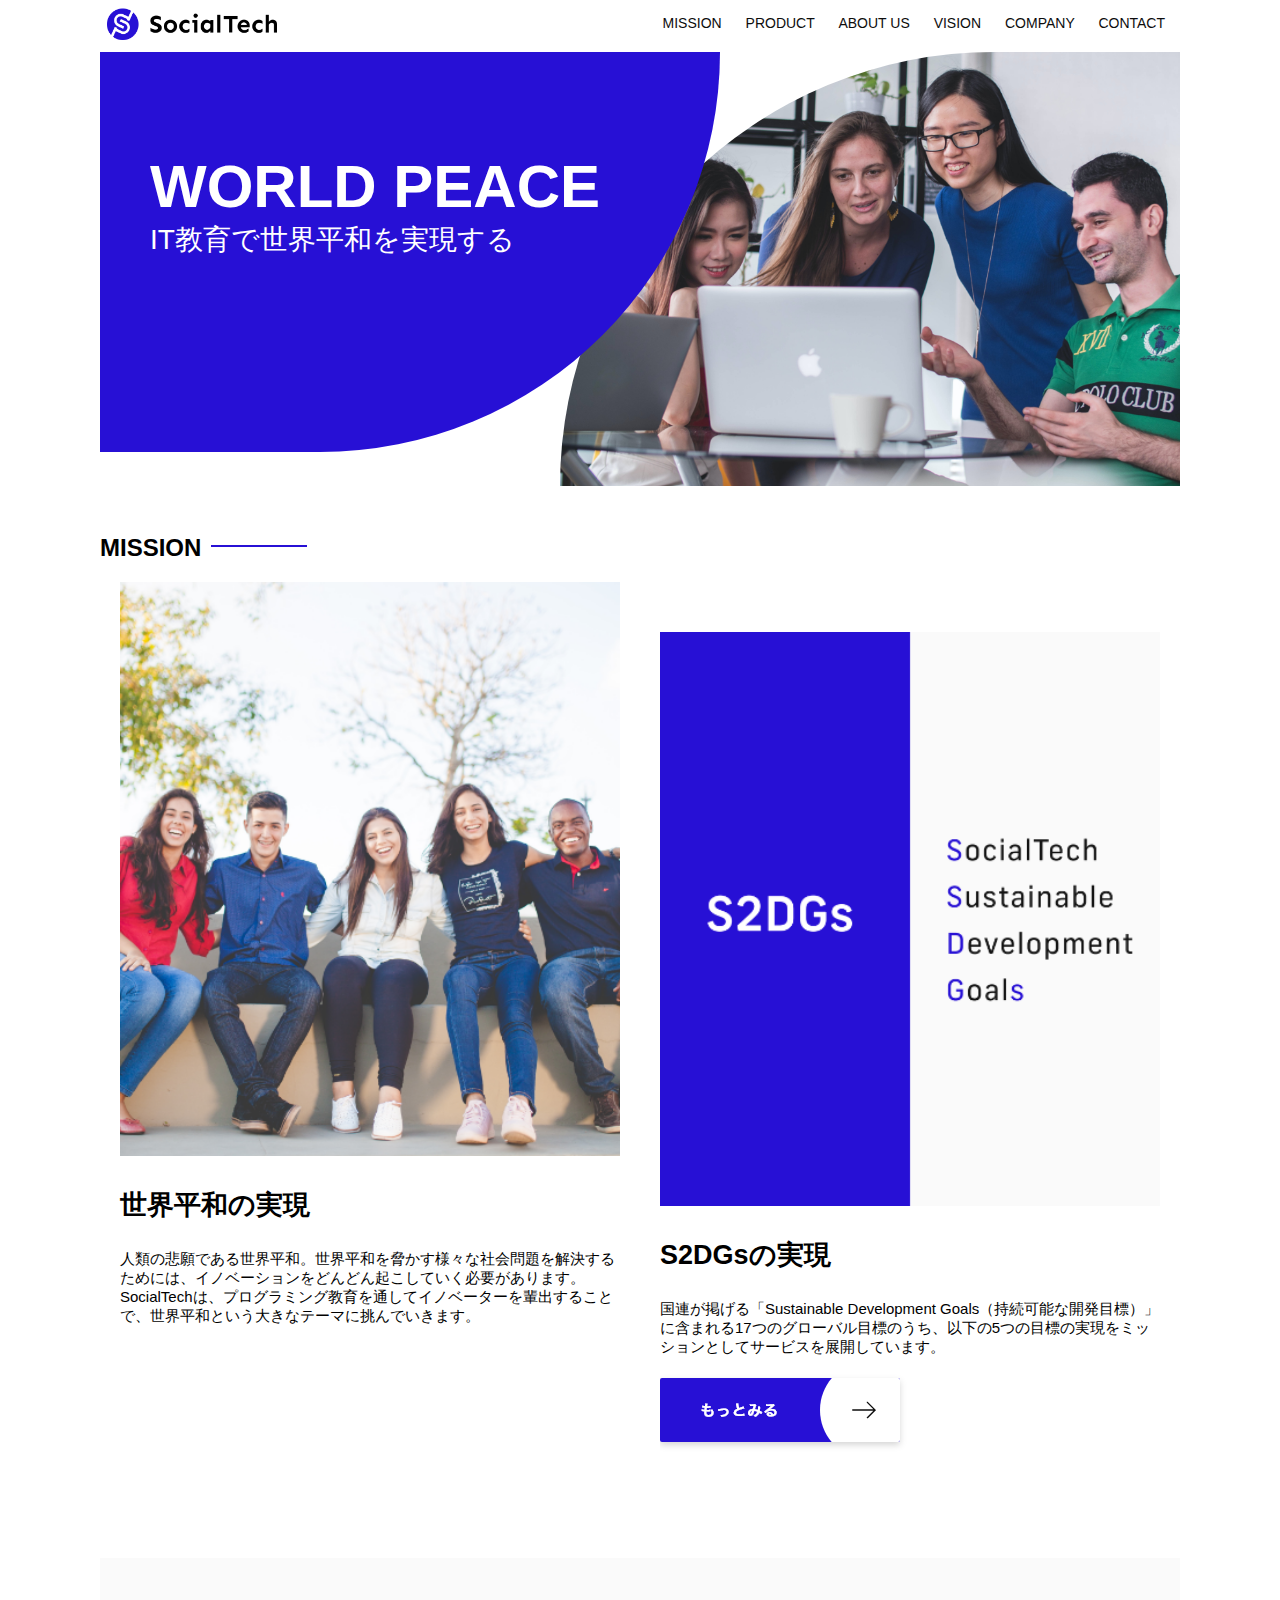
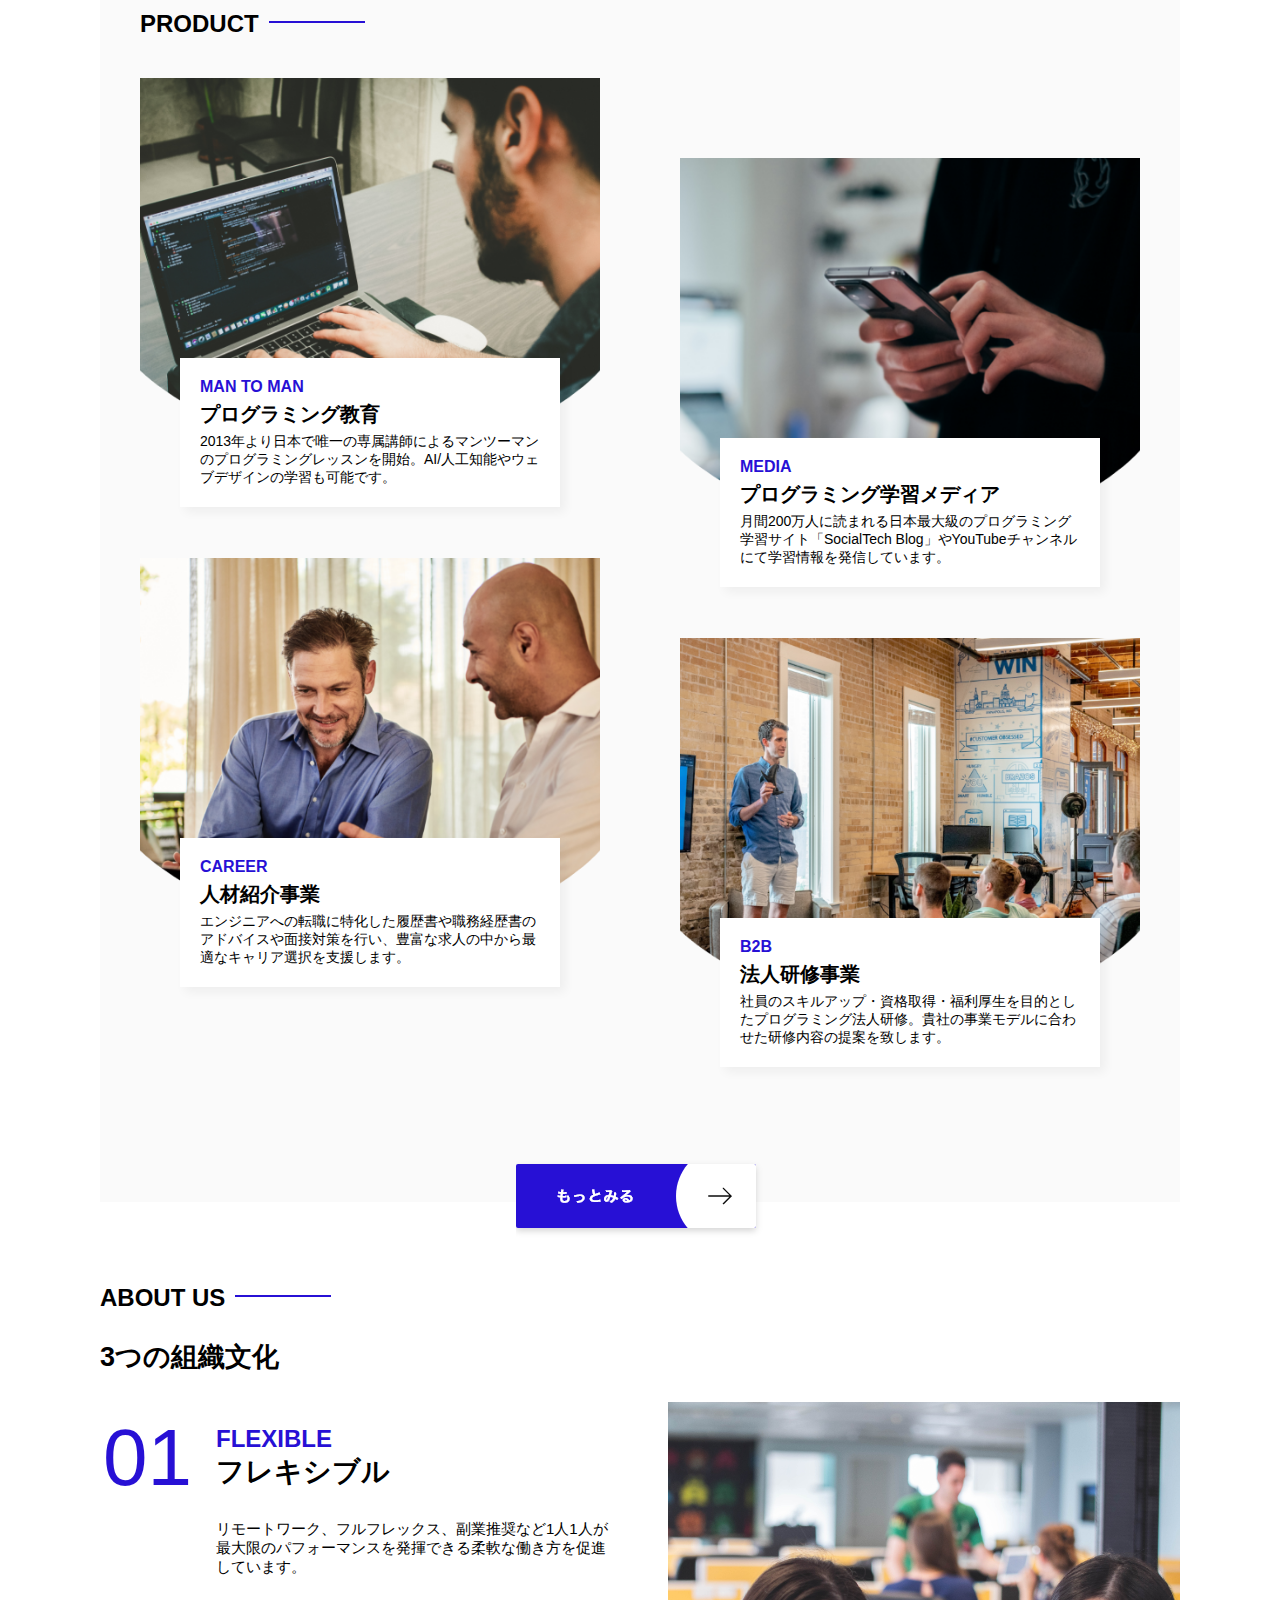
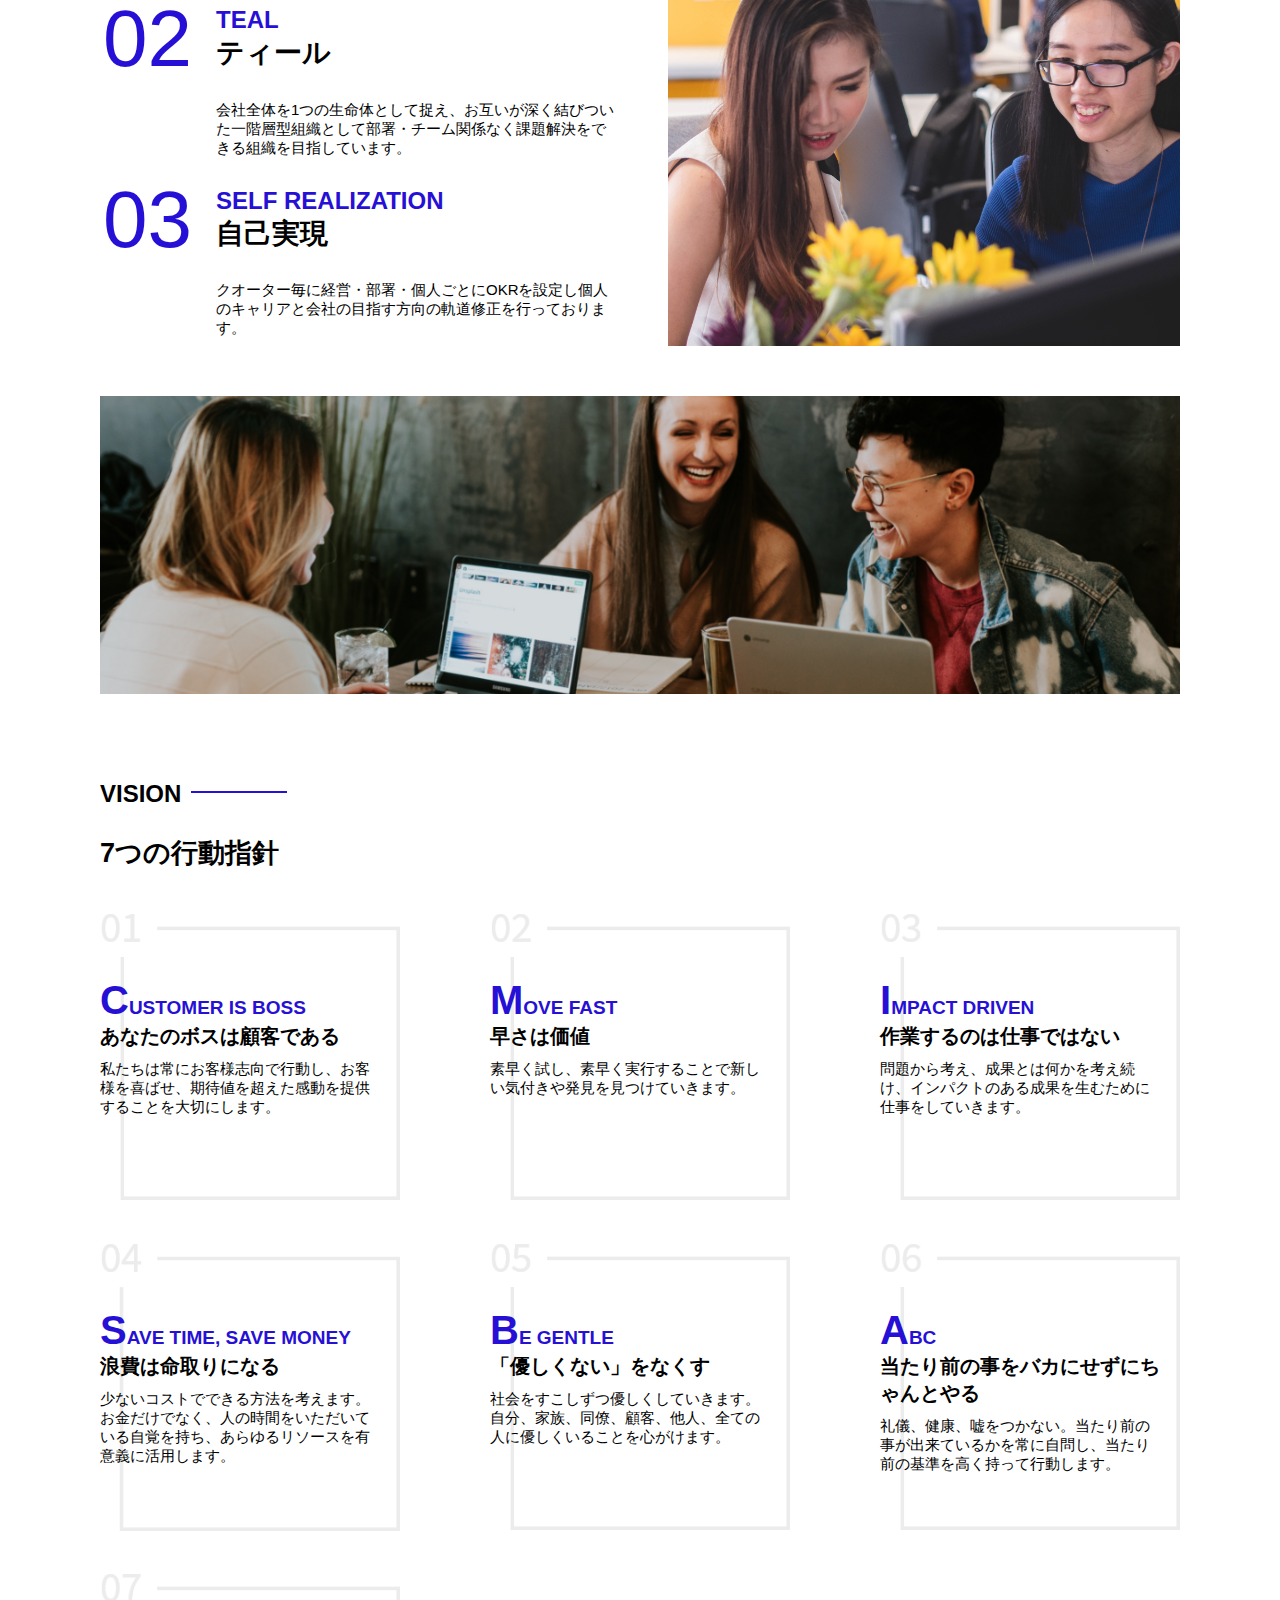
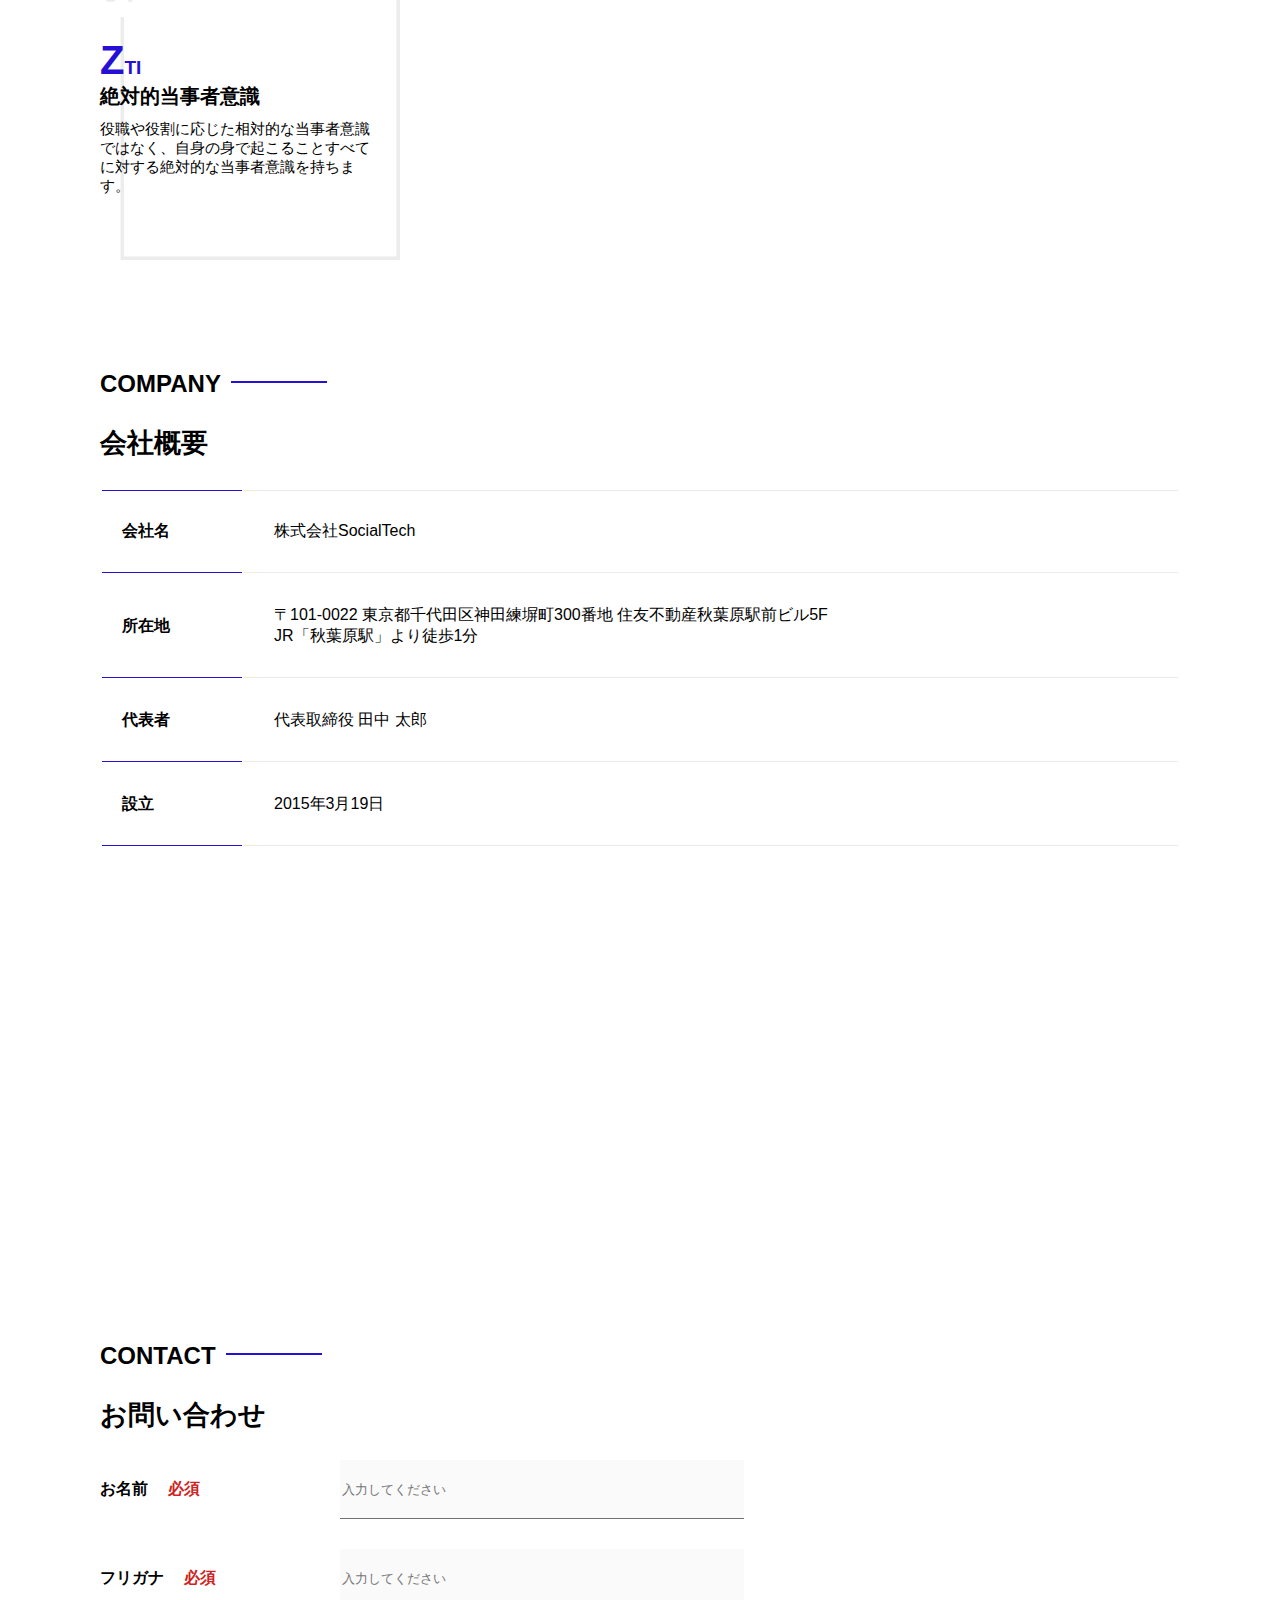
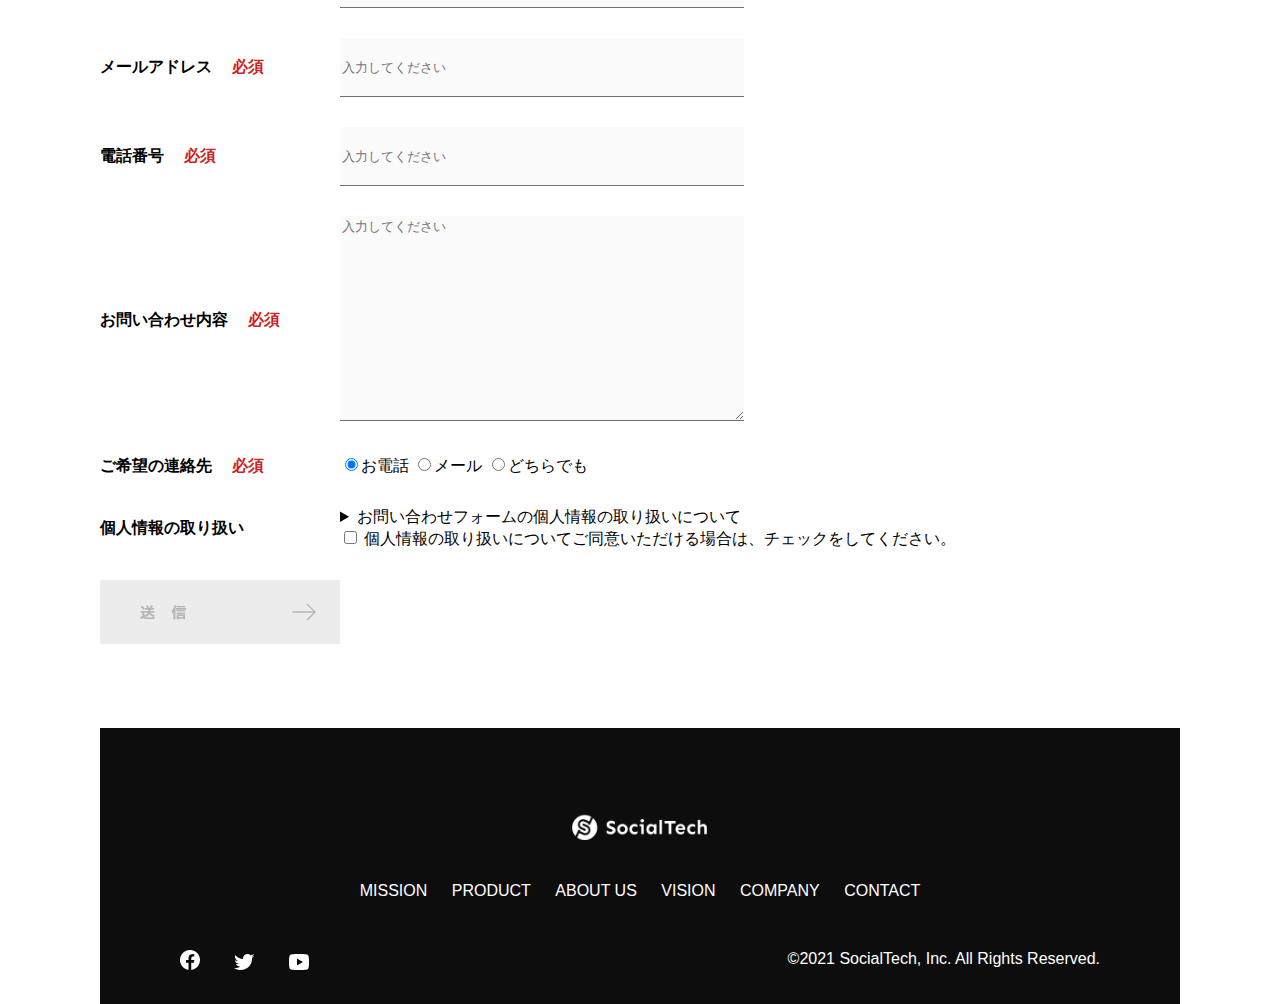
<file: index.html>
<!DOCTYPE html>
<html>

<head>
  <title>SocialTech</title>
  <meta charset="UTF-8">
  <meta name="description" content="SocialTechはEdTech業界のリーディングカンパニーを目指します。">
  <meta name="viewport" content="width=device-width, initial-scale=1.0">
  <link rel="stylesheet" href="style.css">
</head>

<body>
  <!-- ヘッダー -->
  <header>
    <!-- ロゴ -->
    <a href="index.html" id="logo"><img src="images/logo.png" alt="トップページに戻る"></a>

    <!-- PC用ナビゲーション -->
    <nav id="nav-pc">
      <a href="mission.html">MISSION</a>
      <a href="product.html">PRODUCT</a>
      <a href="index.html#aboutus">ABOUT US</a>
      <a href="index.html#vision">VISION</a>
      <a href="index.html#company">COMPANY</a>
      <a href="index.html#contact">CONTACT</a>
    </nav>
    <!-- スマホ用メニューボタン -->
    <img id="menu-sp" src="images/button-menu.png" alt="ナビゲーションを開く" onclick="document.getElementById('nav-sp').style.display='block'">
    <!-- スマホ用ナビゲーション -->
    <nav id="nav-sp">
      <img id="close" src="images/button-close.png" alt="ナビゲーションを閉じる" onclick="document.getElementById('nav-sp').style.display='none'">
      <a id="logo-sp" href="index.html" onclick="document.getElementById('nav-sp').style.display='none'"><img src="images/logo-sp.png" alt="トップページに戻る"></a>
      <a class="menu" href="mission.html" onclick="documtn.getElementById('nav-sp').style.display='none'">MISSION</a>
      <a class="menu" href="product.html" onclick="documtn.getElementById('nav-sp').style.display='none'">PRODUCT</a>
      <a class="menu" href="index.html#aboutus" onclick="documtn.getElementById('nav-sp').style.display='none'">ABOUTUS</a>
      <a class="menu" href="index.html#vision" onclick="documtn.getElementById('nav-sp').style.display='none'">VISION</a>
      <a class="menu" href="index.html#company" onclick="documtn.getElementById('nav-sp').style.display='none'">COMPANY</a>
      <a class="menu" href="index.html#contact" onclick="documtn.getElementById('nav-sp').style.display='none'">CONTACT</a>
      <div id="sns">
        <a href="https://www.facebook.com/sejuku2013"><img src="images/button-facebook.png" alt="Facebookのリンク"></a>
        <a href="https://twitter.com/samuraijuku"><img src="images/button-twitter.png" alt="Twitterのリンク"></a>
        <a href="https://www.youtube.com/channel/UCCFOQO5aDK0xXam4cUQXT8g"><img src="images/button-youtube.png" alt="YouTubeのリンク"></a>
      </div>
    </nav>
  </header>
  <main>
    <article>
      <!-- メインビジュアル -->
      <section id="main-visual">
        <div id="main-message">
          <h1>WORLD PEACE</h1>
          <p>IT教育で世界平和を実現する</p>
        </div>
        <img src="images/index/index-main.png" alt="PCの周りに集まる多国籍の仲間たち">
      </section>
      <!-- ミッション -->
      <section id="mission">
        <h2 class="index-h2">MISSION</h2>
        <div id="mission-flex">
          <diV>
            <img id="mission-photo" src="images/index/index-mission.png" alt="屋外のベンチで写真を撮影する多国籍の仲間たち">
            <h3>世界平和の実現</h3>
            <p>
              人類の悲願である世界平和。世界平和を脅かす様々な社会問題を解決するためには、イノベーションをどんどん起こしていく必要があります。SocialTechは、プログラミング教育を通してイノベーターを輩出することで、世界平和という大きなテーマに挑んでいきます。
            </p>
          </diV>
          <div>
            <img id="s2dgs" src="images/index/s2dgs.png" alt="S2DGs">
            <h3>S2DGsの実現</h3>
            <p>国連が掲げる「Sustainable Development Goals（持続可能な開発目標）」に含まれる17つのグローバル目標のうち、以下の5つの目標の実現をミッションとしてサービスを展開しています。</p>
            <a href="mission.html">
              <img src="images/button-more.png" alt="もっとみる">
            </a>
          </div>
        </div>
      </section>
      <!-- プロダクト -->
      <section id="product">
        <h2 class="index-h2">PRODUCT</h2>
        <div>
          <div id="product-left">
            <div>
              <img class="product-photo" src="images/index/index-mantoman.png" alt="PCでコードを書く男性">
              <div class="product-explain">
                <span>MAN TO MAN</span>
                <h3>プログラミング教育</h3>
                <p>2013年より日本で唯一の専属講師によるマンツーマンのプログラミングレッスンを開始。AI/人工知能やウェブデザインの学習も可能です。</p>
              </div>
            </div>  
            <div>
              <img class="product-photo" src="images/index/index-career.png" alt="笑顔で話し合う2人の男性">
              <div class="product-explain">
                <span>CAREER</span>
                <h3>人材紹介事業</h3>
                <p>エンジニアへの転職に特化した履歴書や職務経歴書のアドバイスや面接対策を行い、豊富な求人の中から最適なキャリア選択を支援します。</p>
              </div>
            </div>      
          </div>
          <div id="product-right">
            <div>
              <img class="product-photo" src="images/index/index-media.png" alt="スマートフォンを操作する人">
              <div class="product-explain">
                <span>MEDIA</span>
                <h3>プログラミング学習メディア</h3>
                <p>月間200万人に読まれる日本最大級のプログラミング学習サイト「SocialTech Blog」やYouTubeチャンネルにて学習情報を発信しています。</p>
              </div>
            </div>
            <div>
              <img class="product-photo" src="images/index/index-b2b.png" alt="講演中の男性とそれを聴く人々">
              <div class="product-explain">
                <span>B2B</span>
                <h3>法人研修事業</h3>
                <p>社員のスキルアップ・資格取得・福利厚生を目的としたプログラミング法人研修。貴社の事業モデルに合わせた研修内容の提案を致します。</p>
              </div>
            </div>
          </div>
        </div>
        <div>
          <a id="product-more" href="product.html">
            <img src="images/button-more.png" alt="もっとみる">
          </a>
        </div>
      </section>
      <!-- ABOUT US -->
      <section id="aboutus">
        <h2 class="index-h2">ABOUT US</h2>
        <h3>3つの組織文化</h3>
        <div>
          <table class="culture-table">
            <tr>
              <td>
                <span class="culture-num">01</span>
              </td>
              <td>
                <span class="culture-en">FLEXIBLE</span>
                <span class="culture-jp">フレキシブル</span>
              </td>
            </tr>
            <tr>
              <td>
                <!--空のセル-->
              </td>
              <td>
                <p class="culture-description">リモートワーク、フルフレックス、副業推奨など1人1人が最大限のパフォーマンスを発揮できる柔軟な働き方を促進しています。</p>
              </td>
            </tr>
            <tr>
              <td>
                <span class="culture-num">02</span>
              </td>
              <td>
                <span class="culture-en">TEAL</span>
                <span class="culture-jp">ティール</span>
              </td>
            </tr>
            <tr>
              <td>
                <!--空のセル-->
              </td>
              <td>
                <p class="culture-description">会社全体を1つの生命体として捉え、お互いが深く結びついた一階層型組織として部署・チーム関係なく課題解決をできる組織を目指しています。</p>
              </td>
            </tr>
            <tr>
              <td>
                <span class="culture-num">03</span>
              </td>
              <td>
                <span class="culture-en">SELF REALIZATION</span>
                <span class="culture-jp">自己実現</span>
              </td>
            </tr>
            <tr>
              <td>
                <!--空のセル-->
              </td>
              <td>
                <p class="culture-description">クオーター毎に経営・部署・個人ごとにOKRを設定し個人のキャリアと会社の目指す方向の軌道修正を行っております。</p>
              </td>
            </tr>
          </table>
          <img class="culture-img" src="images/index/index-aboutus1.png" alt="笑顔で話し合う2人の女性">
        </div>
        <img class="culture-img2" src="images/index/index-aboutus2.png" alt="笑顔で話し合う3人の男女">
      </section>
      <!-- VISION -->
      <section id="vision">
        <h2 class="index-h2">VISION</h2>
        <h3>7つの行動指針</h3>
        <div>
          <div class="vision-box">
            <img src="images/index/vision-01.png" alt="01">
            <span>
              <h4>CUSTOMER IS BOSS</h4>
              <h5>あなたのボスは顧客である</h5>
              <p>私たちは常にお客様志向で行動し、お客様を喜ばせ、期待値を超えた感動を提供することを大切にします。</p>
            </span>
          </div>
          <div class="vision-box">
            <img src="images/index/vision-02.png" alt="02">
            <span>
              <h4>MOVE FAST</h4>
              <h5>早さは価値</h5>
              <p>素早く試し、素早く実行することで新しい気付きや発見を見つけていきます。</p>
            </span>
          </div>
          <div class="vision-box">
            <img src="images/index/vision-03.png" alt="03">
            <span>
              <h4>IMPACT DRIVEN</h4>
              <h5>作業するのは仕事ではない</h5>
              <p>問題から考え、成果とは何かを考え続け、インパクトのある成果を生むために仕事をしていきます。</p>
            </span>
          </div>
          <div class="vision-box">
            <img src="images/index/vision-04.png" alt="04">
            <span>
              <h4>SAVE TIME, SAVE MONEY</h4>
              <h5>浪費は命取りになる</h5>
              <p>少ないコストでできる方法を考えます。お金だけでなく、人の時間をいただいている自覚を持ち、あらゆるリソースを有意義に活用します。</p>
            </span>
          </div>
          <div class="vision-box">
            <img src="images/index/vision-05.png" alt="05">
            <span>
              <h4>BE GENTLE</h4>
              <h5>「優しくない」をなくす</h5>
              <p>社会をすこしずつ優しくしていきます。自分、家族、同僚、顧客、他人、全ての人に優しくいることを心がけます。</p>
            </span>
          </div>
          <div class="vision-box">
            <img src="images/index/vision-06.png" alt="06">
            <span>
              <h4>ABC</h4>
              <h5>当たり前の事をバカにせずにちゃんとやる</h5>
              <p>礼儀、健康、嘘をつかない。当たり前の事が出来ているかを常に自問し、当たり前の基準を高く持って行動します。</p>
            </span>
          </div>
          <div class="vision-box">
            <img src="images/index/vision-07.png" alt="07">
            <span>
              <h4>ZTI</h4>
              <h5>絶対的当事者意識</h5>
              <p>役職や役割に応じた相対的な当事者意識ではなく、自身の身で起こることすべてに対する絶対的な当事者意識を持ちます。</p>
            </span>
          </div>
        </div>
      </section>
      <!-- COMPANY -->
      <section id="company">
        <h2 class="index-h2">COMPANY</h2>
        <h3>会社概要</h3>
        <table id="company-table">
          <tr>
            <th class="tableheader-first">会社名</th>
            <td class="cell-first">株式会社SocialTech</td>
          </tr>
          <tr>
            <th class="tableheader">所在地</th>
            <td class="cell">〒101-0022 東京都千代田区神田練塀町300番地 住友不動産秋葉原駅前ビル5F<br>JR「秋葉原駅」より徒歩1分</td>
          </tr>
          <tr>
            <th class="tableheader">代表者</th>
            <td class="cell">代表取締役 田中 太郎</td>
          </tr>
          <tr>
            <th class="tableheader">設立</th>
            <td class="cell">2015年3月19日</td>
          </tr>
        </table>
        <iframe src="https://www.google.com/maps/embed?pb=!1m18!1m12!1m3!1d3240.068855133681!2d139.77207767578852!3d35.69992317258122!2m3!1f0!2f0!3f0!3m2!1i1024!2i768!4f13.1!3m3!1m2!1s0x60188fee13660e23%3A0x77137876edf742ac!2z5L2P5Y-L5LiN5YuV55Sj56eL6JGJ5Y6f6aeF5YmN44OT44Or!5e0!3m2!1sja!2sjp!4v1715667471696!5m2!1sja!2sjp" width="600" height="450" style="border:0;" allowfullscreen="" loading="lazy" referrerpolicy="no-referrer-when-downgrade"></iframe>
      </section>
      <!-- お問い合わせフォーム -->
      <section id="contact">
        <h2 class="index-h2">CONTACT</h2>
        <h3>お問い合わせ</h3>
        <form>
          <div>
            <div class="contact-heading">
              <label class="contact-label">お名前<span class="contact-span">必須</span></label>
            </div>
            <div>
              <input type="text" name="name" placeholder="入力してください" class="contact-textbox">
            </div>
          </div>
          <div>
            <div class="contact-heading">
              <label class="contact-label">フリガナ<span class="contact-span">必須</span></label>
            </div>
            <div>
              <input type="text" name="hurigana" placeholder="入力してください" class="contact-textbox">
            </div>
          </div>
          <div>
            <div class="contact-heading">
              <label class="contact-label">メールアドレス<span class="contact-span">必須</span></label>
            </div>
            <div>
              <input type="text" name="email" placeholder="入力してください" class="contact-textbox">
            </div>
          </div>
          <div>
            <div class="contact-heading">
              <label class="contact-label">電話番号<span class="contact-span">必須</span></label>
            </div>
            <div>
              <input type="text" name="tel" placeholder="入力してください" class="contact-textbox">
            </div>
          </div>
          <div>
            <div class="contact-heading">
              <label class="contact-label">お問い合わせ内容<span class="contact-span">必須</span></label>
            </div>
            <div>
              <textarea class="contact-textarea" placeholder="入力してください" name="message"></textarea>
            </div>
          </div>
          <div>
            <div class="contact-heading">
              <label class="contact-label">ご希望の連絡先<span class="contact-span">必須</span></label>
            </div>
            <div>
              <input class="radiobutton" type="radio" value="tel" name="contact" checked><label>お電話</label>
              <input class="radiobutton" type="radio" value="mail" name="contact"><label>メール</label>
              <input class="radiobutton" type="radio" value="both" name="contact"><label>どちらでも</label>
            </div>
          </div>
          <div>
            <div class="contact-heading">
              <label class="contact-label">個人情報の取り扱い</label>
            </div>
            <div>
              <details>
                <summary>お問い合わせフォームの個人情報の取り扱いについて</summary>
                <div>
                  <span>１．組織の名称又は氏名</span><br>
                  株式会社SocialTech<br><br>
                  <span>２．個人情報保護管理者（若しくはその代理人）の氏名又は職名、所属及び連絡先
                    鈴木 一郎 コーポレート部</span><br>
                  メールアドレス：samurai@example.com<br>
                  TEL：03-1234-5678<br>
                  <span>３．個人情報の利用目的</span><br>
                  ・本サービス及び本サービスに関連する情報の提供又はそれらに関する連絡のため<br>
                  ・ユーザーの本人確認のため<br>
                  ・当社サービスのご案内のため<br>
                  ・当社の商品等の広告または宣伝（電子メールによるものを含むものとします。）<br><br>
                  <span>４．個人情報の取り扱い業務の委託</span><br>
                  個人情報の取扱業務の全部または一部を外部に業務委託する場合があります。<br>
                  その際、弊社は、個人情報を適切に保護できる管理体制を敷き実行していることを条件として<br>
                  委託先を厳選したうえで、機密保持契約を委託先と締結し、お客様の個人情報を厳密に管理させます。<br><br>
                  <span>５．個人情報の開示等の請求</span><br>
                  お客様は、弊社に対してご自身の個人情報の開示等（利用目的の通知、開示、内容の訂正・追加・削除、利用の停止または消去、第三者への提供の停止）に関して、当社問合わせ窓口に申し出ることができます。<br>
                  その際、弊社はお客様ご本人を確認させていただいたうえで、合理的な期間内に対応いたします。<br><br>
                  なお、個人情報に関する弊社問合わせ先は、次の通りです。<br><br>
                  株式会社SocialTech　個人情報問合せ窓口<br>
                  〒101-0022 東京都千代田区神田練塀町300番地 住友不動産秋葉原駅前ビル5F<br>
                  メールアドレス：samurai@example.com　TEL：03-1234-5678<br><br>
                  <span>６．個人情報を提供されることの任意性について</span><br><br>
                  お客様がご自身の個人情報を弊社に提供されるか否かは、お客様のご判断によりますが、もしご提供されない場合には、適切なサービスが提供できない場合がありますので予めご了承ください。
                </div>
              </details>
              <input type="checkbox" name="agree">
              <span>個人情報の取り扱いについてご同意いただける場合は、チェックをしてください。</span>
            </div>
          </div>
          <input type="image" src="images/button-submit.png" alt="送信する">
        </form>
      </section>
    </article>
    <footer>
      <div id="footer-logo">
        <img src="images/logo-sp.png" alt="SocialTech">
      </div>
      <div id="footer-link">
        <a href="mission.html">MISSION</a>
        <a href="product.html">PRODUCT</a>
        <a href="index.html#aboutus">ABOUT US</a>
        <a href="index.html#vision">VISION</a>
        <a href="index.html#company">COMPANY</a>
        <a href="index.html#contact">CONTACT</a>
      </div>
      <div id="sns-footer">
        <a href="https://www.facebook.com/sejuku2013"><img src="images/button-facebook.png" alt="Facebookのリンク"></a>
        <a href="https://twitter.com/samuraijuku"><img src="images/button-twitter.png" alt="Twitterのリンク"></a>
        <a href="https://www.youtube.com/channel/UCCFOQO5aDK0xXam4cUQXT8g"><img src="images/button-youtube.png" alt="YouTubeのリンク"></a>
        <span id="copyright">&copy;2021 SocialTech, Inc. All Rights Reserved. </span>
      </div>
    </footer>
  </main>
</body>

</html>
</file>
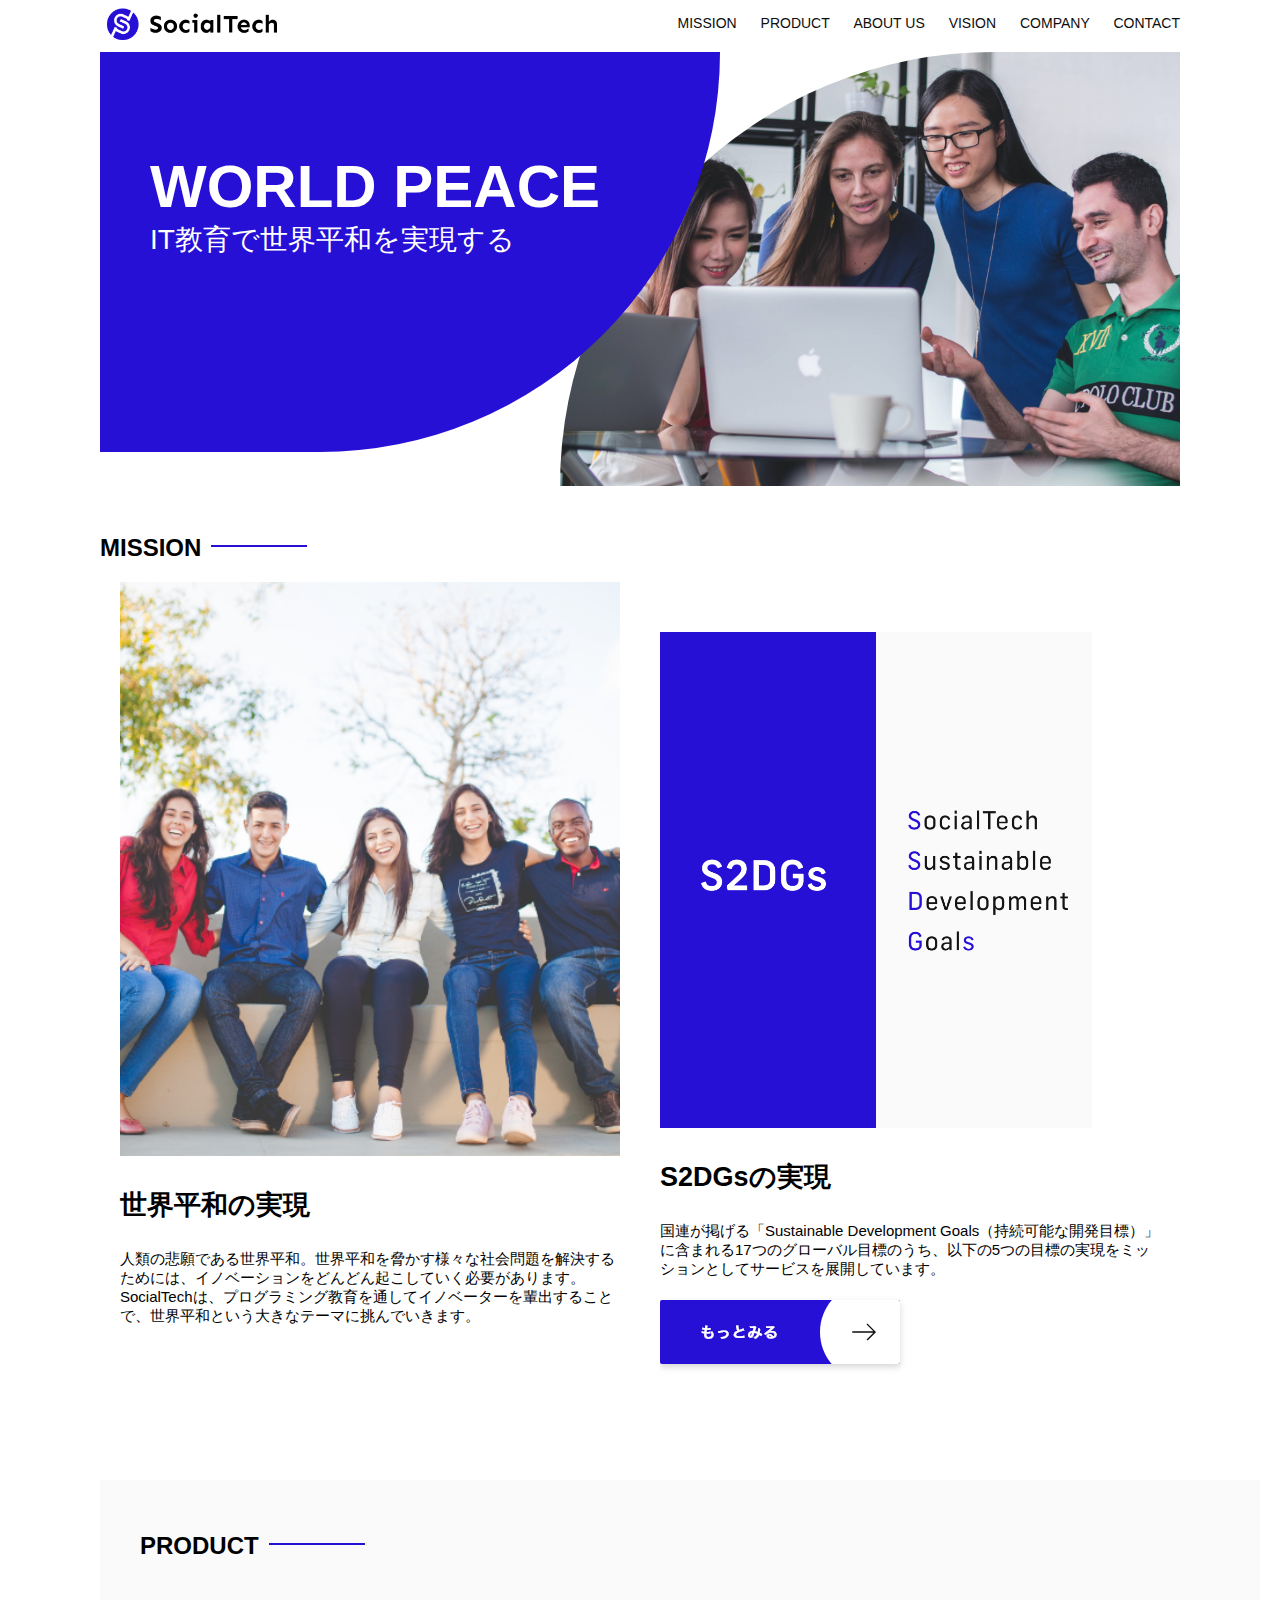
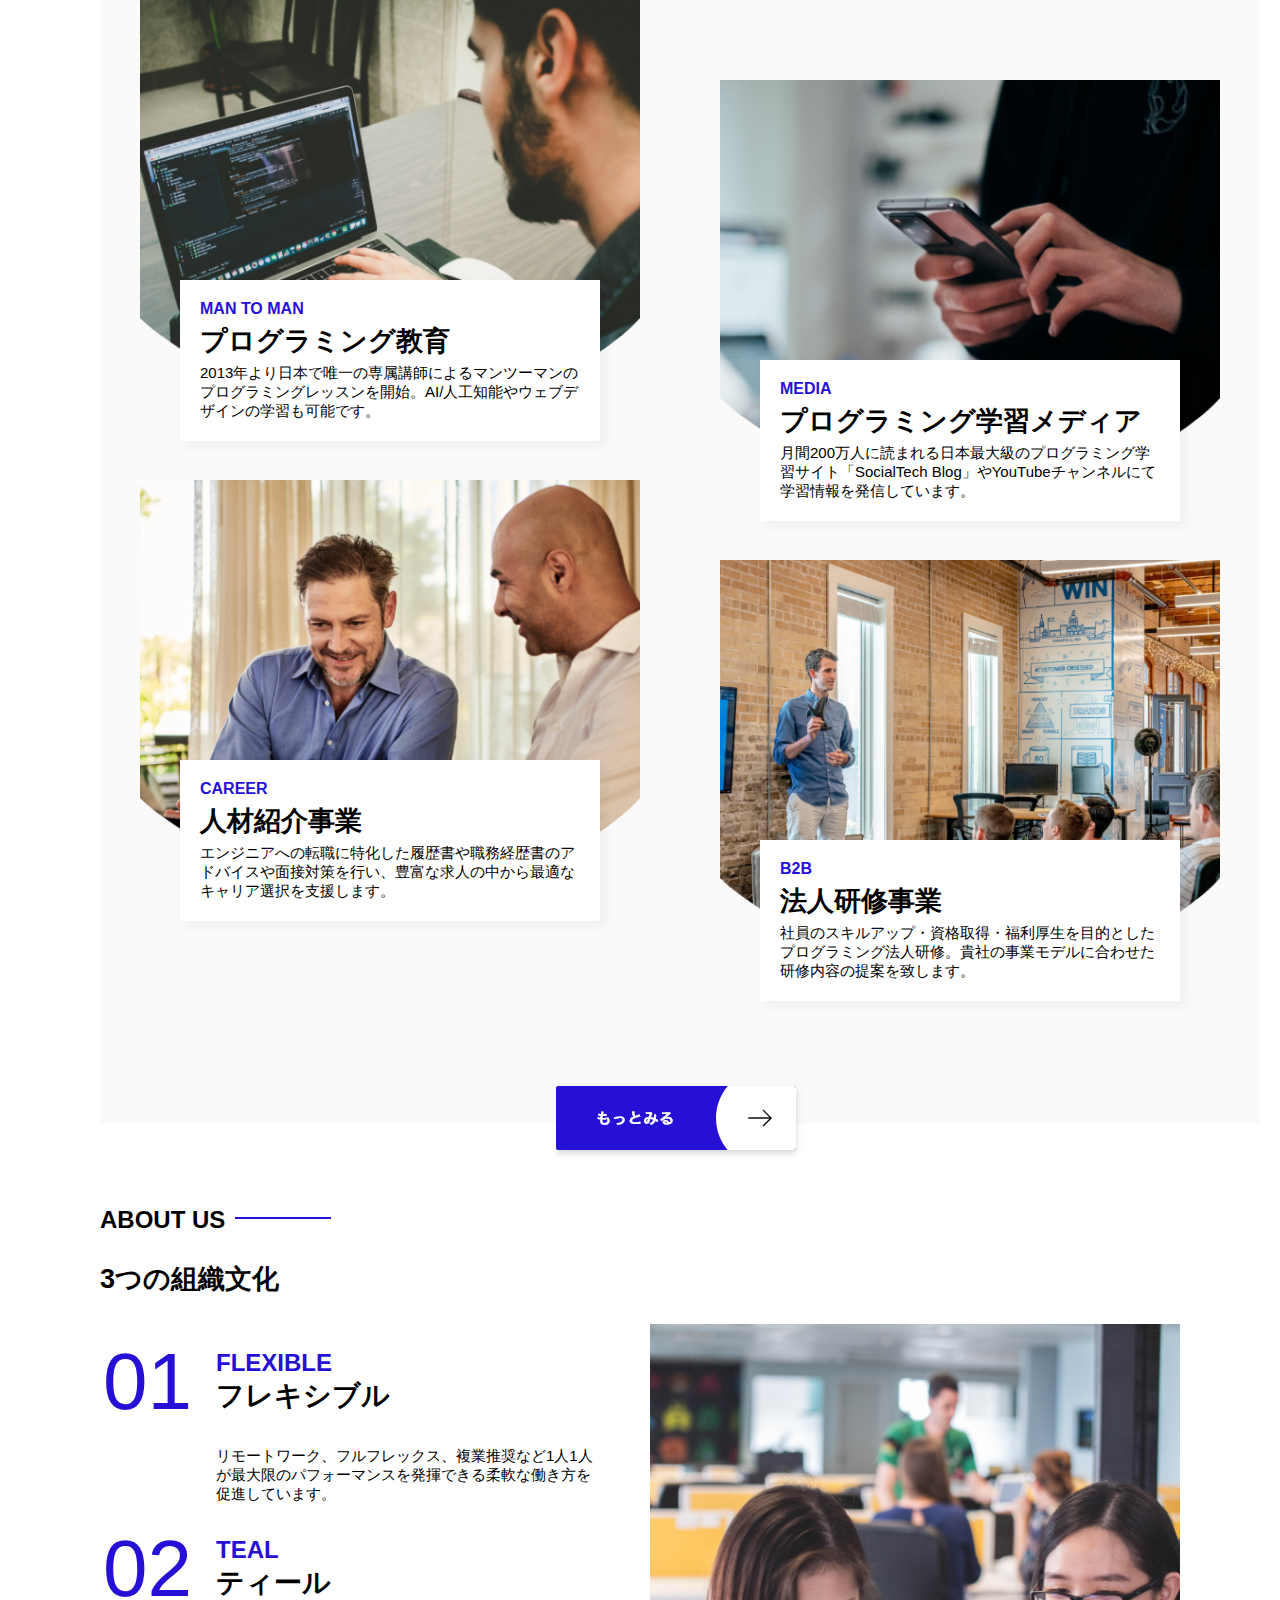
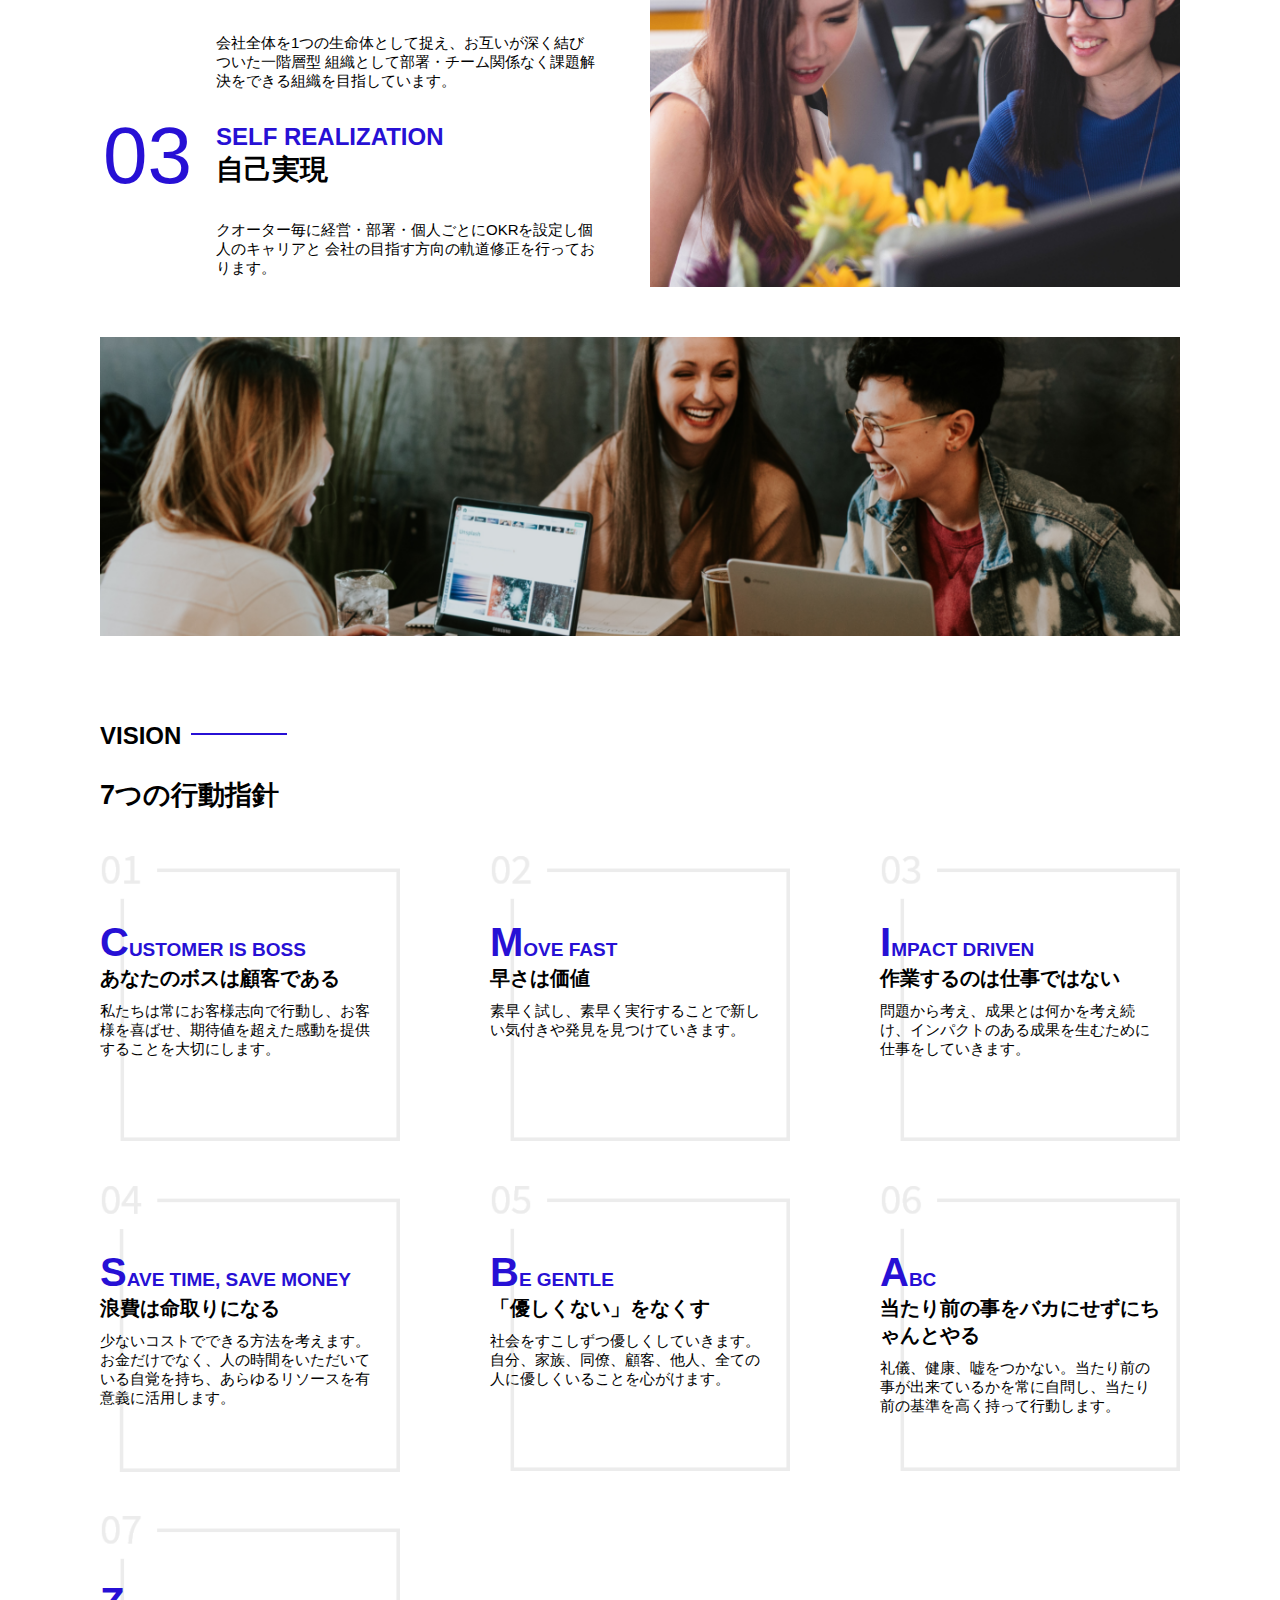
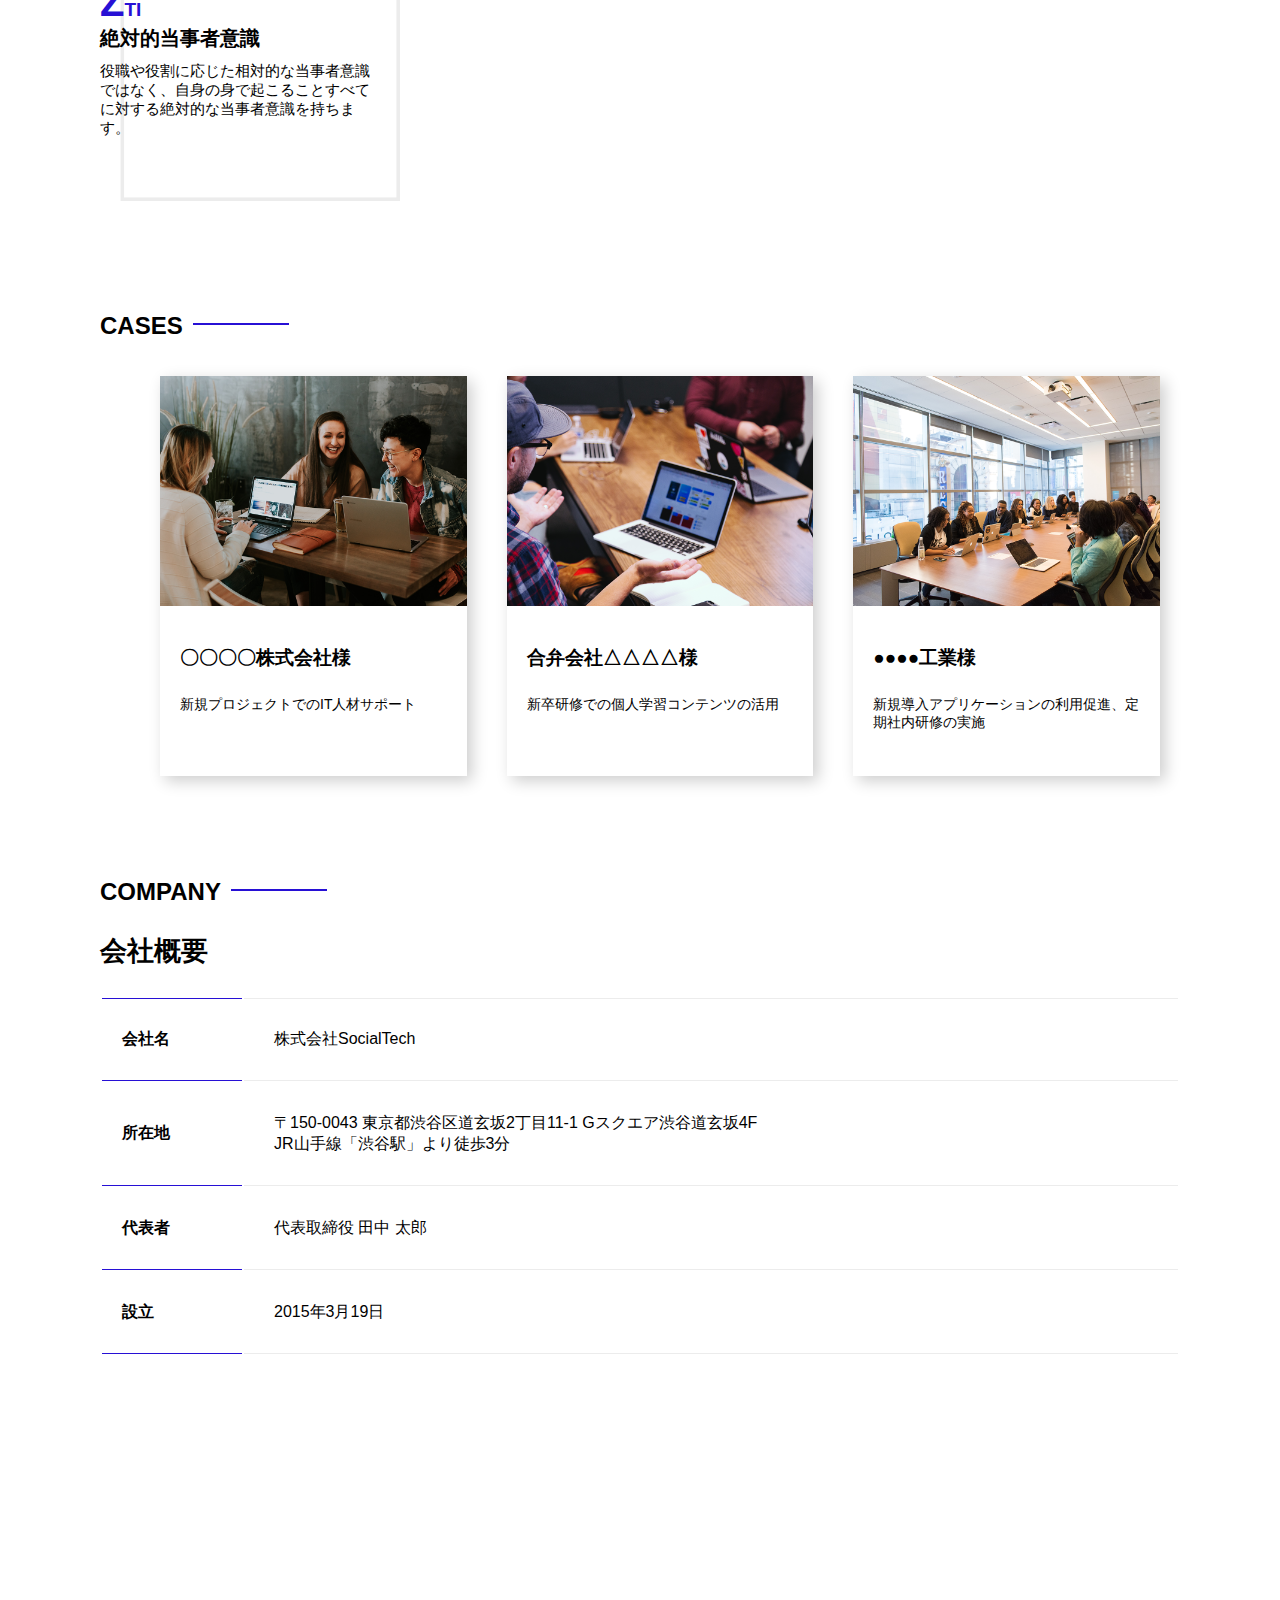
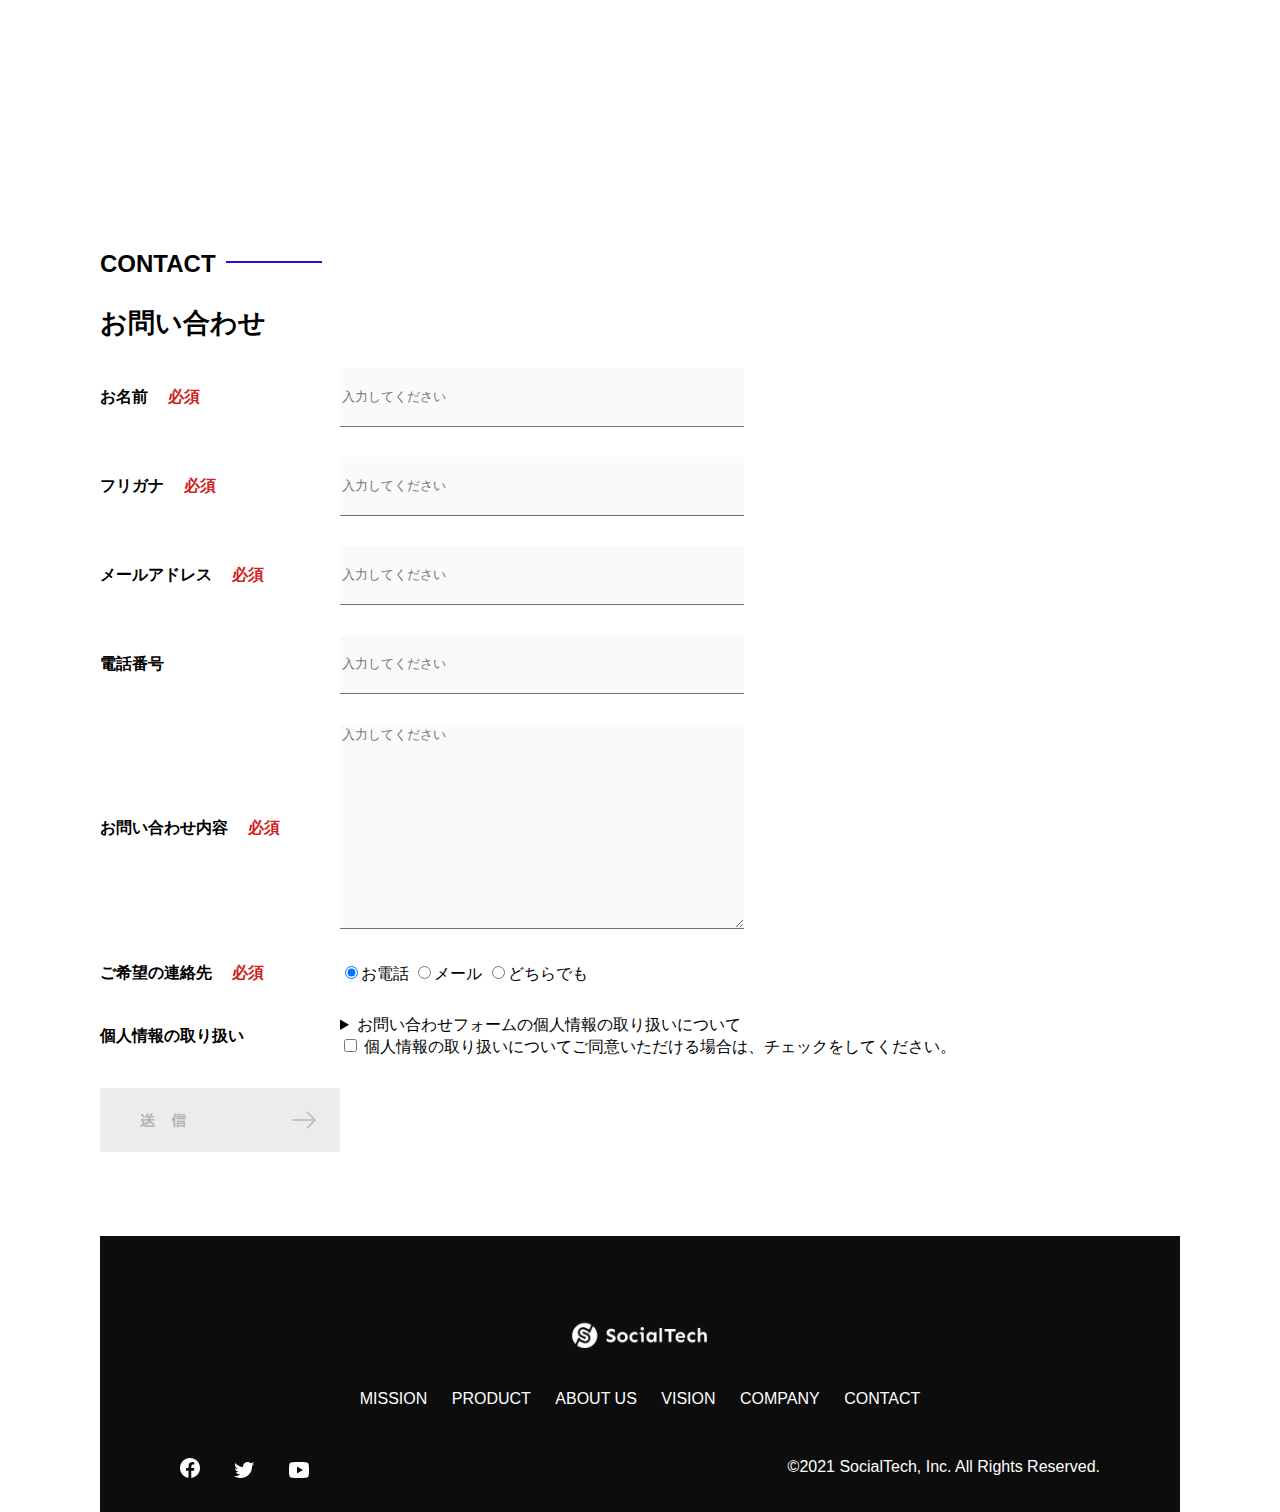
<file: kadai_012/index.html>
<!DOCTYPE html>
<html>
  <head>
    <title>SocialTech</title>
    <meta charset="UTF-8" />
    <meta
      name="description"
      content="SocialTechはEdTech業界のリーディングカンパニーを目指します。"
    />
    <meta name="viewport" content="width=device-width, initial-scale=1.0" />
    <link rel="stylesheet" href="style.css" />
  </head>
  <body>
    <!-- ヘッダー -->
    <header>
      <!-- ロゴ -->
      <a href="index.html" id="logo"
        ><img src="images/logo.png" alt="トップページに戻る"
      /></a>

      <!-- PC用ナビゲーション -->
      <nav id="nav-pc">
        <a href="mission.html">MISSION</a>
        <a href="product.html">PRODUCT</a>
        <a href="index.html#aboutus">ABOUT US</a>
        <a href="index.html#vision">VISION</a>
        <a href="index.html#company">COMPANY</a>
        <a href="index.html#contact">CONTACT</a>
      </nav>
    </header>
    <main>
      <article>
        <!-- メインビジュアル -->
        <section id="main-visual">
          <div id="main-message">
            <h1>WORLD PEACE</h1>
            <p>IT教育で世界平和を実現する</p>
          </div>
          <img
            src="images/index/index-main.png"
            alt="PCの周りに集まる多国籍の仲間たち"
          />
        </section>
        <!--ミッション-->
        <section id="mission">
          <h2 class="index-h2">MISSION</h2>
          <div id="mission-flex">
            <div>
              <img
                id="mission-photo"
                src="images/index/index-mission.png"
                alt="屋外のベンチで写真を撮影する多国籍の仲間たち"
              />
              <h3>世界平和の実現</h3>
              <p>
                人類の悲願である世界平和。世界平和を脅かす様々な社会問題を解決するためには、イノベーションをどんどん起こしていく必要があります。SocialTechは、プログラミング教育を通してイノベーターを輩出することで、世界平和という大きなテーマに挑んでいきます。
              </p>
            </div>
            <div>
              <img id="s2dgs" src="images/index/s2dgs.png" alt="S2DGs" />
              <h3>S2DGsの実現</h3>
              <p>
                国連が掲げる「Sustainable Development
                Goals（持続可能な開発目標）」に含まれる17つのグローバル目標のうち、以下の5つの目標の実現をミッションとしてサービスを展開しています。
              </p>
              <a href="mission.html">
                <img src="images/button-more.png" alt="もっとみる" />
              </a>
            </div>
          </div>
        </section>
        <!-- プロダクト -->
        <section id="product">
          <h2 class="index-h2">PRODUCT</h2>
          <div>
            <div id="product-left">
              <div>
                <img
                  class="product-photo"
                  src="images/index/index-mantoman.png"
                  alt="PCでコードを書く男性"
                />
                <div class="product-explain">
                  <span>MAN TO MAN</span>
                  <h3>プログラミング教育</h3>
                  <p>
                    2013年より日本で唯一の専属講師によるマンツーマンのプログラミングレッスンを開始。AI/人工知能やウェブデザインの学習も可能です。
                  </p>
                </div>
              </div>
              <div>
                <img
                  class="product-photo"
                  src="images/index/index-career.png"
                  alt="笑顔で話し合う2人の男性"
                />
                <div class="product-explain">
                  <span>CAREER</span>
                  <h3>人材紹介事業</h3>
                  <p>
                    エンジニアへの転職に特化した履歴書や職務経歴書のアドバイスや面接対策を行い、豊富な求人の中から最適なキャリア選択を支援します。
                  </p>
                </div>
              </div>
            </div>
            <div id="product-right">
              <div>
                <img
                  class="product-photo"
                  src="images/index/index-media.png"
                  alt="スマートフォンを操作する人"
                />
                <div class="product-explain">
                  <span>MEDIA</span>
                  <h3>プログラミング学習メディア</h3>
                  <p>
                    月間200万人に読まれる日本最大級のプログラミング学習サイト「SocialTech
                    Blog」やYouTubeチャンネルにて学習情報を発信しています。
                  </p>
                </div>
              </div>
              <div>
                <img
                  class="product-photo"
                  src="images/index/index-b2b.png"
                  alt="講演中の男性とそれを聴く人々"
                />
                <div class="product-explain">
                  <span>B2B</span>
                  <h3>法人研修事業</h3>
                  <p>
                    社員のスキルアップ・資格取得・福利厚生を目的としたプログラミング法人研修。貴社の事業モデルに合わせた研修内容の提案を致します。
                  </p>
                </div>
              </div>
            </div>
          </div>
          <div>
            <a id="product-more" href="product.html">
              <img src="images/button-more.png" alt="もっとみる" />
            </a>
          </div>
        </section>
        <!---ABOUT US-->
        <section id="aboutus">
          <h2 class="index-h2">ABOUT US</h2>
          <h3>3つの組織文化</h3>
          <div>
            <table class="culture-table">
              <tr>
                <td>
                  <span class="culture-num">01</span>
                </td>
                <td>
                  <span class="culture-en">FLEXIBLE</span>
                  <span class="culture-jp">フレキシブル</span>
                </td>
              </tr>
              <tr>
                <td>
                  <!--空のセル-->
                </td>
                <td>
                  <p class="culture-description">
                    リモートワーク、フルフレックス、複業推奨など1人1人が最大限のパフォーマンスを発揮できる柔軟な働き方を促進しています。
                  </p>
                </td>
              </tr>
              <tr>
                <td>
                  <span class="culture-num">02</span>
                </td>
                <td>
                  <span class="culture-en">TEAL</span>
                  <span class="culture-jp">ティール</span>
                </td>
              </tr>
              <tr>
                <td>
                  <!--空のセル-->
                </td>
                <td>
                  <p class="culture-description">
                    会社全体を1つの生命体として捉え、お互いが深く結びついた一階層型
                    組織として部署・チーム関係なく課題解決をできる組織を目指しています。
                  </p>
                </td>
              </tr>
              <tr>
                <td>
                  <span class="culture-num">03</span>
                </td>
                <td>
                  <span class="culture-en">SELF REALIZATION</span>
                  <span class="culture-jp">自己実現</span>
                </td>
              </tr>
              <tr>
                <td>
                  <!--空のセル-->
                </td>
                <td>
                  <p class="culture-description">
                    クオーター毎に経営・部署・個人ごとにOKRを設定し個人のキャリアと
                    会社の目指す方向の軌道修正を行っております。
                  </p>
                </td>
              </tr>
            </table>
            <img
              class="culture-img"
              src="images/index/index-aboutus1.png"
              alt="笑顔で話し合う2人の女性"
            />
          </div>
          <img
            class="culture-img2"
            src="images/index/index-aboutus2.png"
            alt="笑顔で話し合う3人の男女"
          />
        </section>
        <!-- VISION -->
        <section id="vision">
          <h2 class="index-h2">VISION</h2>
          <h3>7つの行動指針</h3>
          <div>
            <div class="vision-box">
              <img src="images/index/vision-01.png" alt="01" />
              <span>
                <h4>CUSTOMER IS BOSS</h4>
                <h5>あなたのボスは顧客である</h5>
                <p>
                  私たちは常にお客様志向で行動し、お客様を喜ばせ、期待値を超えた感動を提供することを大切にします。
                </p>
              </span>
            </div>
            <div class="vision-box">
              <img src="images/index/vision-02.png" alt="02" />
              <span>
                <h4>MOVE FAST</h4>
                <h5>早さは価値</h5>
                <p>
                  素早く試し、素早く実行することで新しい気付きや発見を見つけていきます。
                </p>
              </span>
            </div>
            <div class="vision-box">
              <img src="images/index/vision-03.png" alt="03" />
              <span>
                <h4>IMPACT DRIVEN</h4>
                <h5>作業するのは仕事ではない</h5>
                <p>
                  問題から考え、成果とは何かを考え続け、インパクトのある成果を生むために仕事をしていきます。
                </p>
              </span>
            </div>
            <div class="vision-box">
              <img src="images/index/vision-04.png" alt="04" />
              <span>
                <h4>SAVE TIME, SAVE MONEY</h4>
                <h5>浪費は命取りになる</h5>
                <p>
                  少ないコストでできる方法を考えます。お金だけでなく、人の時間をいただいている自覚を持ち、あらゆるリソースを有意義に活用します。
                </p>
              </span>
            </div>
            <div class="vision-box">
              <img src="images/index/vision-05.png" alt="05" />
              <span>
                <h4>BE GENTLE</h4>
                <h5>「優しくない」をなくす</h5>
                <p>
                  社会をすこしずつ優しくしていきます。自分、家族、同僚、顧客、他人、全ての人に優しくいることを心がけます。
                </p>
              </span>
            </div>
            <div class="vision-box">
              <img src="images/index/vision-06.png" alt="06" />
              <span>
                <h4>ABC</h4>
                <h5>当たり前の事をバカにせずにちゃんとやる</h5>
                <p>
                  礼儀、健康、嘘をつかない。当たり前の事が出来ているかを常に自問し、当たり前の基準を高く持って行動します。
                </p>
              </span>
            </div>
            <div class="vision-box">
              <img src="images/index/vision-07.png" alt="07" />
              <span>
                <h4>ZTI</h4>
                <h5>絶対的当事者意識</h5>
                <p>
                  役職や役割に応じた相対的な当事者意識ではなく、自身の身で起こることすべてに対する絶対的な当事者意識を持ちます。
                </p>
              </span>
            </div>
          </div>
        </section>
        <!-- CASES -->
        <section id="cases">
          <h2 class="index-h2">CASES</h2>
          <ul>
            <li class="case-card">
              <img class="case-img" src="images\index\case-1.png" alt="仲良く語り合う3人">
              <div class="case-info">
                <h4 class="case-name">〇〇〇〇株式会社様</h4>
                <p class="case-content">新規プロジェクトでのIT人材サポート</p>
              </div>
            </li>
            <li class="case-card">
              <img class="case-img" src="images\index\case-2.png" alt="PCでコンテンツを見る">
              <div class="case-info">
                <h4 class="case-name">合弁会社△△△△様</h4>
                <p class="case-content">新卒研修での個人学習コンテンツの活用</p>
              </div>
            </li>
            <li class="case-card">
              <img class="case-img" src="images\index\case-3.png" alt="社内研修中の会議室">
              <div class="case-info">
                <h4 class="case-name">●●●●工業様</h4>
                <p class="case-content">新規導入アプリケーションの利用促進、定期社内研修の実施</p>
              </div>
            </li>
          </ul>
        </section>

        <!-- COMPANY -->
        <section id="company">
          <h2 class="index-h2">COMPANY</h2>
          <h3>会社概要</h3>
          <table id="company-table">
            <tr>
              <th class="tableheader-first">会社名</th>
              <td class="cell-first">株式会社SocialTech</td>
            </tr>
            <tr>
              <th class="tableheader">所在地</th>
              <td class="cell">
                〒150-0043 東京都渋谷区道玄坂2丁目11-1 Gスクエア渋谷道玄坂4F<br />JR山手線「渋谷駅」より徒歩3分
              </td>
            </tr>
            <tr>
              <th class="tableheader">代表者</th>
              <td class="cell">代表取締役 田中 太郎</td>
            </tr>
            <tr>
              <th class="tableheader">設立</th>
              <td class="cell">2015年3月19日</td>
            </tr>
          </table>
          <iframe
            src="https://www.google.com/maps/embed?pb=!1m18!1m12!1m3!1d3241.7759544892483!2d139.69399665123464!3d35.65789123876098!2m3!1f0!2f0!3f0!3m2!1i1024!2i768!4f13.1!3m3!1m2!1s0x60188caa0042e8d1%3A0xba130bea826a7aa2!2z44CSMTUwLTAwNDMg5p2x5Lqs6YO95riL6LC35Yy66YGT546E5Z2C77yS5LiB55uu77yR77yR4oiS77yR!5e0!3m2!1sja!2sjp!4v1636872991912!5m2!1sja!2sjp"
            style="border: 0"
            allowfullscreen=""
            loading="lazy"
          >
          </iframe>
        </section>
        <!-- お問い合わせフォーム -->
        <section id="contact">
          <h2 class="index-h2">CONTACT</h2>
          <h3>お問い合わせ</h3>
          <form>
            <div>
              <div class="contact-heading">
                <label class="contact-label"
                  >お名前<span class="contact-span">必須</span></label
                >
              </div>
              <div class="contact-form">
                <input
                  type="text"
                  name="name"
                  placeholder="入力してください"
                  class="contact-textbox"
                />
              </div>
            </div>
            <div>
              <div class="contact-heading">
                <label class="contact-label"
                  >フリガナ<span class="contact-span">必須</span></label
                >
              </div>
              <div>
                <input
                  type="text"
                  name="hurigana"
                  placeholder="入力してください"
                  class="contact-textbox"
                />
              </div>
            </div>
            <div>
              <div class="contact-heading">
                <label class="contact-label"
                  >メールアドレス<span class="contact-span">必須</span></label
                >
              </div>
              <div>
                <input
                  type="text"
                  name="email"
                  placeholder="入力してください"
                  class="contact-textbox"
                />
              </div>
            </div>
            <div>
              <div class="contact-heading">
                <label class="contact-label">電話番号</label>
              </div>
              <div>
                <input
                  type="text"
                  name="tel"
                  placeholder="入力してください"
                  class="contact-textbox"
                />
              </div>
            </div>
            <div>
              <div class="contact-heading">
                <label class="contact-label"
                  >お問い合わせ内容<span class="contact-span">必須</span></label
                >
              </div>
              <div>
                <textarea
                  class="contact-textarea"
                  placeholder="入力してください"
                  name="message"
                ></textarea>
              </div>
            </div>
            <div>
              <div class="contact-heading">
                <label class="contact-label"
                  >ご希望の連絡先<span class="contact-span">必須</span></label
                >
              </div>
              <div>
                <input
                  class="radiobutton"
                  type="radio"
                  value="tel"
                  name="contact"
                  checked
                /><label>お電話</label>
                <input
                  class="radiobutton"
                  type="radio"
                  value="mail"
                  name="contact"
                /><label>メール</label>
                <input
                  class="radiobutton"
                  type="radio"
                  value="both"
                  name="contact"
                /><label>どちらでも</label>
              </div>
            </div>
            <div>
              <div class="contact-heading">
                <label class="contact-label">個人情報の取り扱い</label>
              </div>
              <div>
                <details>
                  <summary>
                    お問い合わせフォームの個人情報の取り扱いについて
                  </summary>
                  <div>
                    <span>１．組織の名称又は氏名</span><br />
                    株式会社SocialTech<br /><br />
                    <span
                      >２．個人情報保護管理者（若しくはその代理人）の氏名又は職名、所属及び連絡先
                      鈴木 一郎 コーポレート部</span
                    ><br />
                    メールアドレス：support@socialtech.net<br />
                    TEL：03-xxxx-xxxx<br />
                    <span>３．個人情報の利用目的</span><br />
                    ・本サービス及び本サービスに関連する情報の提供又はそれらに関する連絡のため<br />
                    ・ユーザーの本人確認のため<br />
                    ・当社サービスのご案内のため<br />
                    ・当社の商品等の広告または宣伝（電子メールによるものを含むものとします。）<br /><br />
                    <span>４．個人情報の取り扱い業務の委託</span><br />
                    個人情報の取扱業務の全部または一部を外部に業務委託する場合があります。<br />
                    その際、弊社は、個人情報を適切に保護できる管理体制を敷き実行していることを条件として<br />
                    委託先を厳選したうえで、機密保持契約を委託先と締結し、お客様の個人情報を厳密に管理させます。<br /><br />
                    <span>５．個人情報の開示等の請求</span><br />
                    お客様は、弊社に対してご自身の個人情報の開示等（利用目的の通知、開示、内容の訂正・追加・削除、利用の停止または消去、第三者への提供の停止）に関して、当社問合わせ窓口に申し出ることができます。<br />
                    その際、弊社はお客様ご本人を確認させていただいたうえで、合理的な期間内に対応いたします。<br /><br />
                    なお、個人情報に関する弊社問合わせ先は、次の通りです。<br /><br />
                    株式会社SocialTech　個人情報問合せ窓口<br />
                    〒150-0043　東京都渋谷区道玄坂2丁目11-1 Ｇスクエア渋谷道玄坂
                    4F<br />
                    メールアドレス：support@socialtech.net　TEL：03-xxxx-xxxx<br /><br />
                    <span>６．個人情報を提供されることの任意性について</span
                    ><br /><br />
                    お客様がご自身の個人情報を弊社に提供されるか否かは、お客様のご判断によりますが、もしご提供されない場合には、適切なサービスが提供できない場合がありますので予めご了承ください。
                  </div>
                </details>
                <input type="checkbox" name="agree" />
                <span
                  >個人情報の取り扱いについてご同意いただける場合は、チェックをしてください。</span
                >
              </div>
            </div>
            <input
              type="image"
              value="Submit"
              src="images/button-submit.png"
              alt="送信する"
            />
          </form>
        </section>
      </article>
      <footer>
        <div id="footer-logo">
          <img src="images/logo-sp.png" alt="SocialTech" />
        </div>
        <div id="footer-link">
          <a href="mission.html">MISSION</a>
          <a href="product.html">PRODUCT</a>
          <a href="index.html#aboutus">ABOUT US</a>
          <a href="index.html#vision">VISION</a>
          <a href="index.html#company">COMPANY</a>
          <a href="index.html#contact">CONTACT</a>
        </div>
        <div id="sns-footer">
          <a href="https://www.facebook.com/sejuku2013"
            ><img src="images/button-facebook.png" alt="Facebookのリンク"
          /></a>
          <a href="https://twitter.com/samuraijuku"
            ><img src="images/button-twitter.png" alt="Twitterのリンク"
          /></a>
          <a href="https://www.youtube.com/channel/UCCFOQO5aDK0xXam4cUQXT8g"
            ><img src="images/button-youtube.png" alt="YouTubeのリンク"
          /></a>
          <span id="copyright"
            >&copy;2021 SocialTech, Inc. All Rights Reserved.
          </span>
        </div>
      </footer>
    </main>
  </body>
</html>
</file>
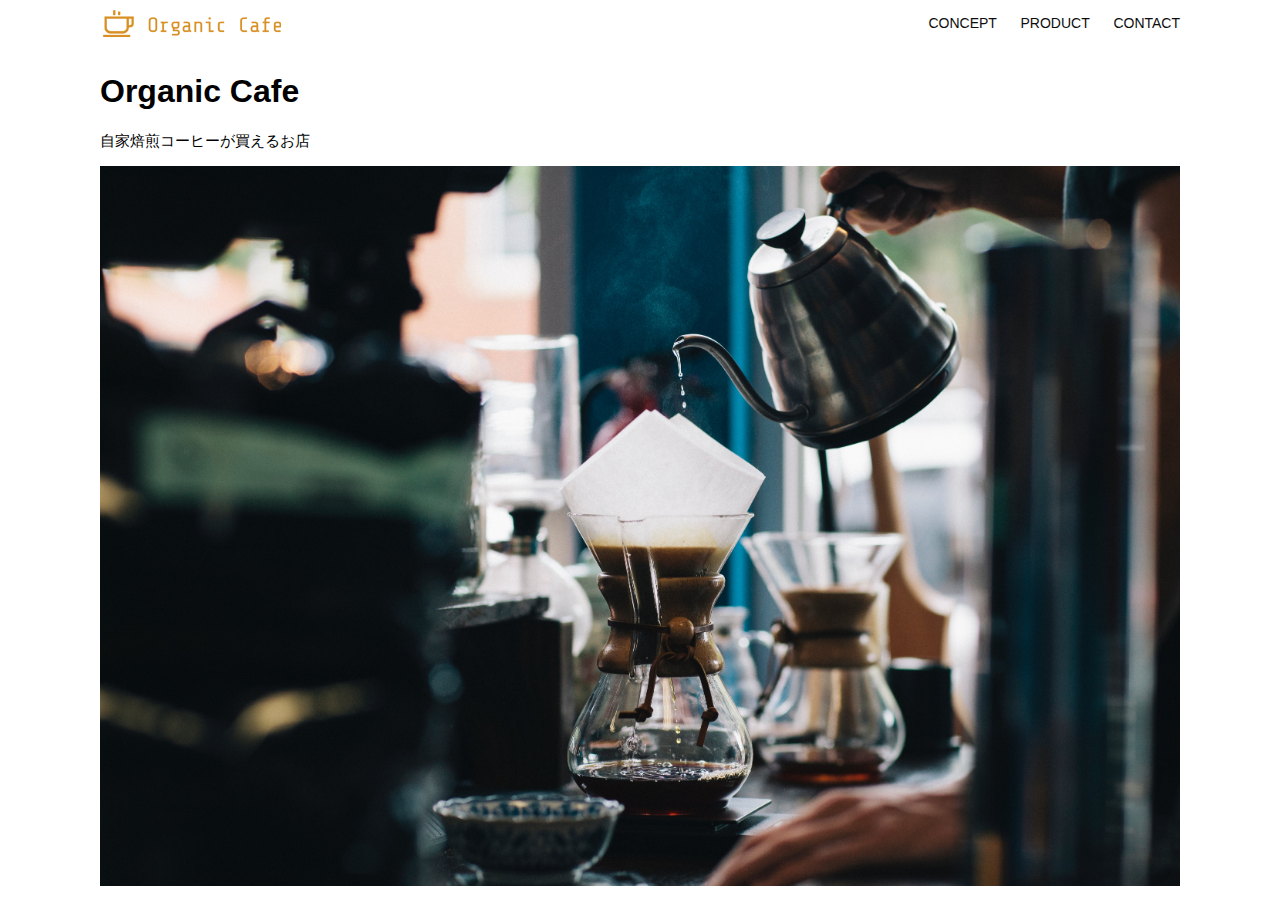
<file: kadai_013/index.html>
<!DOCTYPE html>
<html>
  <head>
    <title>Organic Cafe</title>
    <meta charset="UTF-8" />
    <meta
      name="description"
      content="自家焙煎のコーヒーがお家で楽しめるOrganic Cafe"
    />
    <meta name="viewport" content="width=device-width, initial-scale=1.0" />
    <link rel="stylesheet" href="style.css" />
  </head>
  <body>
    <!-- ヘッダー -->
    <header>
      <!-- ロゴ -->
      <a href="index.html" id="logo"
        ><img src="images/logo.png" alt="トップページに戻る"
      /></a>

      <!-- PC用ナビゲーション -->
      <nav id="nav-pc">
        <a href="index.html#concept">CONCEPT</a>
        <a href="index.html#product">PRODUCT</a>
        <a href="index.html#contact">CONTACT</a>
      </nav>

      <!-- スマホ用メニューボタン -->
      <img id="menu-sp" src="images/button-menu.png" alt="ナビゲーションを開く" onclick="document.getElementById('nav-sp').style.display='block'">
      <nav id="nav-sp">
        <img id="close" src="images/button-close.png" alt="ナビゲーションを閉じる" onclick="document.getElementById('nav-sp').style.display='none'">
        <a id="logo-sp" href="index.html" onclick="document.getElementById('nav-sp').style.display='none'"><img src="images/logo-sp.png" alt="トップページに戻る"></a>
        <a class="menu" href="index.html#concept" onclick="document.getElementById('nav-sp').style.display='none'">CONCEPT</a>
        <a class="menu" href="index.html#product" onclick="document.getElementById('nav-sp').style.display='none'">PRODUCT</a>
        <a class="menu" href="index.html#contact" onclick="document.getElementById('nav-sp').style.display='none'">CONTACT</a>
      </nav>
    </header>
    <main>
      <article>
        <!-- メインビジュアル -->
        <section id="main-visual">
          <div id="main-message">
            <h1>Organic Cafe</h1>
            <p>自家焙煎コーヒーが買えるお店</p>
          </div>
          <img
            src="images/main-image.jpg"
            alt="コーヒーをハンドドリップで淹れる画像"
          />
        </section>
      </article>
    </main>
  </body>
</html>
</file>
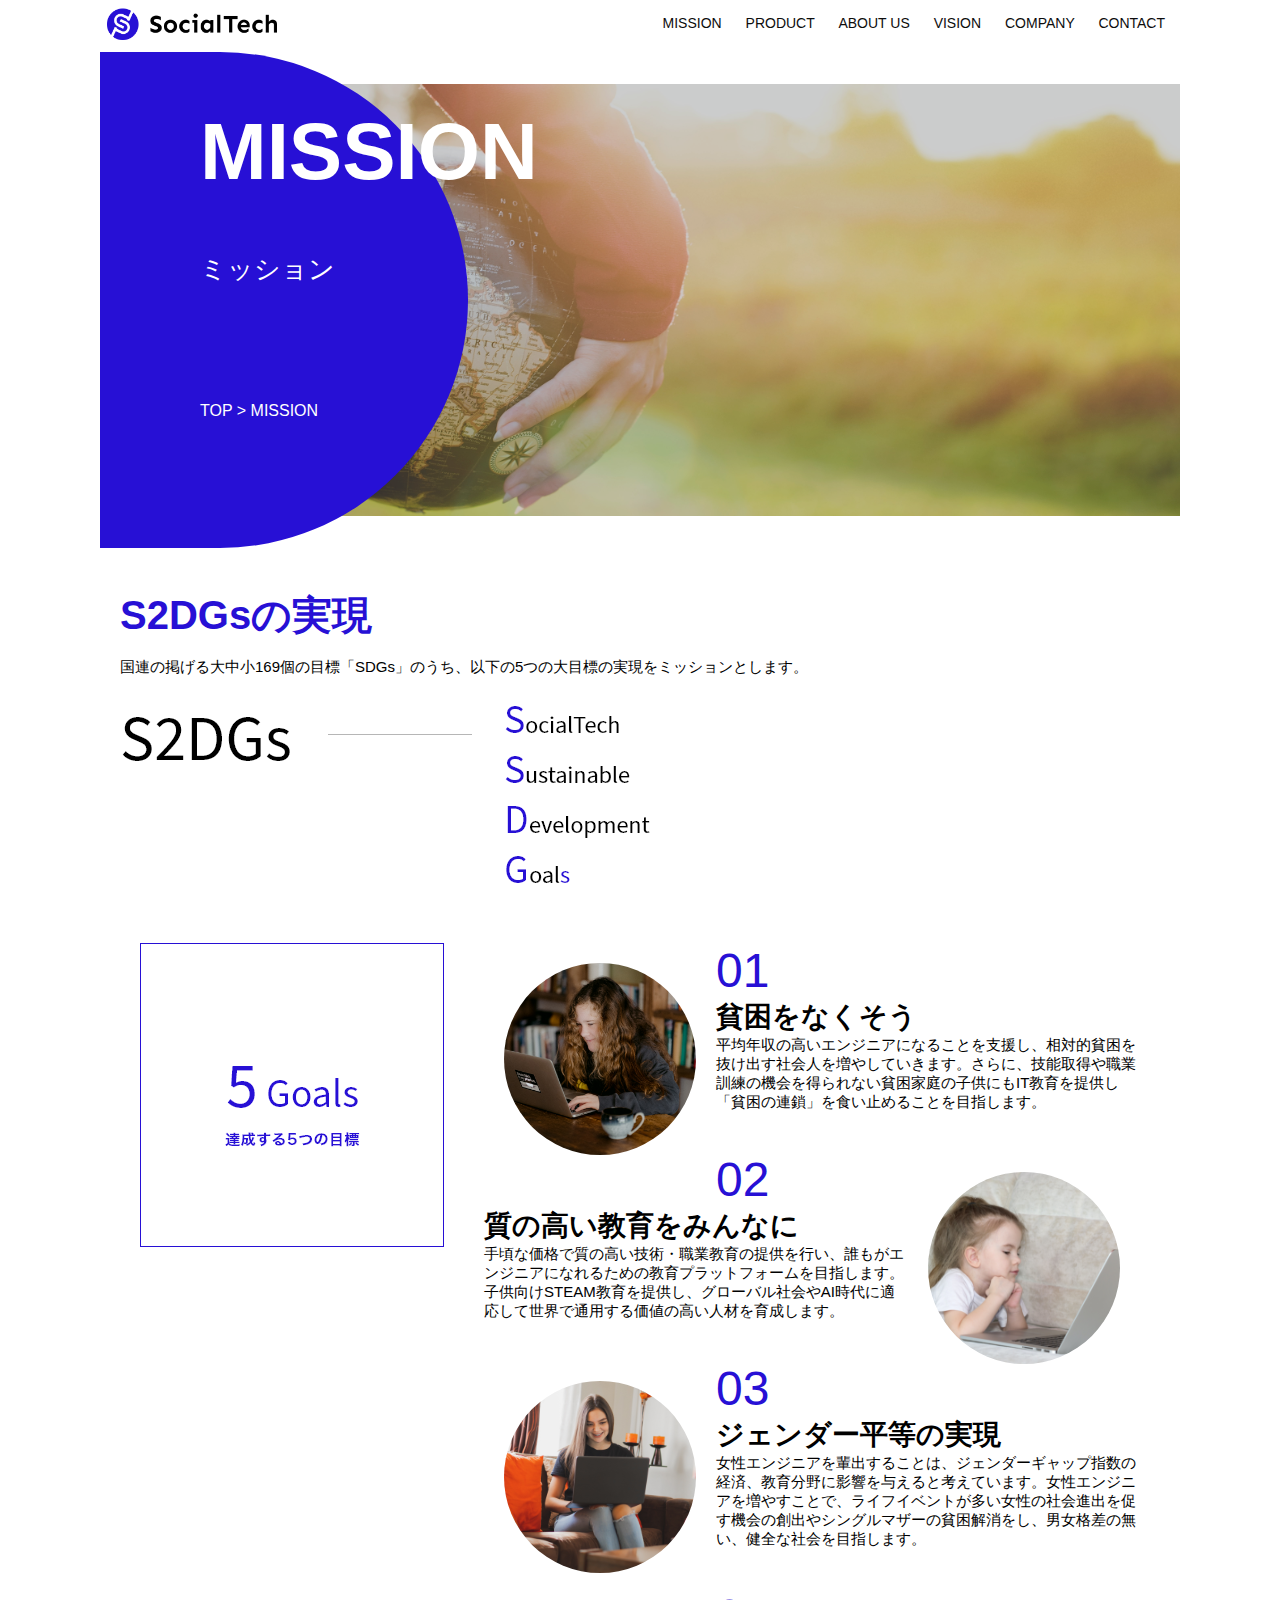
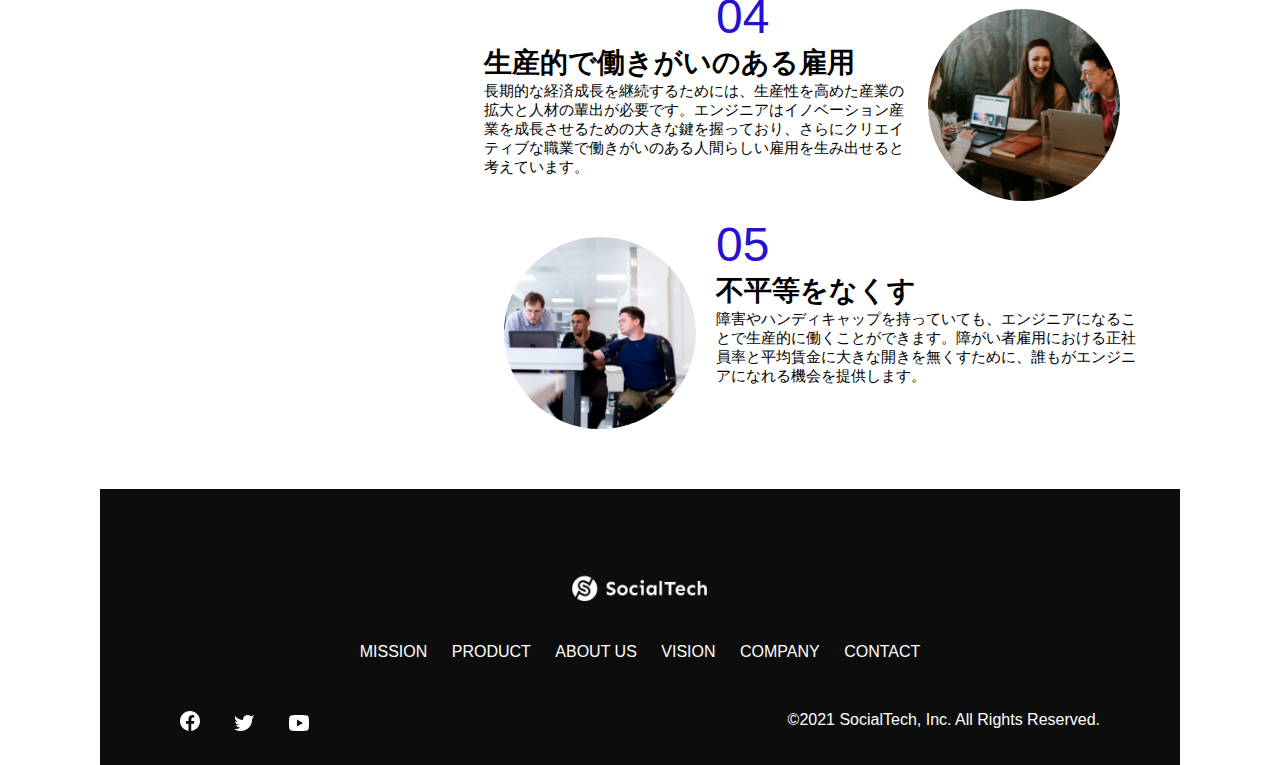
<file: mission.html>
<!DOCTYPE html>
<html>

<head>
  <title>SocialTech - MISSION ミッション -</title>
  <meta charset="UTF-8">
  <meta name="description" content="SocialTechが目指す5つの目標（S2DGs）を紹介します">
  <meta name="viewport" content="width=device-width, initial-scale=1.0">
  <link rel="stylesheet" href="style.css">
</head>

<body>
  <!-- ヘッダー -->
  <header>
    <!-- ロゴ -->
    <a href="index.html" id="logo"><img src="images/logo.png" alt="トップページに戻る"></a>

    <!-- PC用ナビゲーション -->
    <nav id="nav-pc">
      <a href="mission.html">MISSION</a>
      <a href="product.html">PRODUCT</a>
      <a href="index.html#aboutus">ABOUT US</a>
      <a href="index.html#vision">VISION</a>
      <a href="index.html#company">COMPANY</a>
      <a href="index.html#contact">CONTACT</a>
    </nav>

    <!-- スマホ用メニューボタン -->
    <img id="menu-sp" src="images/button-menu.png" alt="ナビゲーションを開く" onclick="document.getElementById('nav-sp').style.display='block'">
    <!-- スマホ用ナビゲーション -->
    <nav id="nav-sp">
      <img id="close" src="images/button-close.png" alt="ナビゲーションを閉じる" onclick="document.getElementById('nav-sp').style.display='none'">
      <a id="logo-sp" href="index.html" onclick="document.getElementById('nav-sp').style.display='none'"><img src="images/logo-sp.png" alt="トップページに戻る"></a>
      <a class="menu" href="mission.html" onclick="documtn.getElementById('nav-sp').style.display='none'">MISSION</a>
      <a class="menu" href="product.html" onclick="documtn.getElementById('nav-sp').style.display='none'">PRODUCT</a>
      <a class="menu" href="index.html#aboutus" onclick="documtn.getElementById('nav-sp').style.display='none'">ABOUTUS</a>
      <a class="menu" href="index.html#vision" onclick="documtn.getElementById('nav-sp').style.display='none'">VISION</a>
      <a class="menu" href="index.html#company" onclick="documtn.getElementById('nav-sp').style.display='none'">COMPANY</a>
      <a class="menu" href="index.html#contact" onclick="documtn.getElementById('nav-sp').style.display='none'">CONTACT</a>
      <div id="sns">
        <a href="https://www.facebook.com/sejuku2013"><img src="images/button-facebook.png" alt="Facebookのリンク"></a>
        <a href="https://twitter.com/samuraijuku"><img src="images/button-twitter.png" alt="Twitterのリンク"></a>
        <a href="https://www.youtube.com/channel/UCCFOQO5aDK0xXam4cUQXT8g"><img src="images/button-youtube.png" alt="YouTubeのリンク"></a>
      </div>
    </nav>
  </header>
  <main>
    <article>
      <section id="mission-main">
        <div id="mission-title">
          <h1>MISSION</h1>
          <span>ミッション</span>
          <div>TOP > MISSION</div>
        </div>
      </section>
      <section id="mission-s2dgs">
        <h2 class="mission-h2">S2DGsの実現</h2>
        <p>国連の掲げる大中小169個の目標「SDGs」のうち、以下の5つの大目標の実現をミッションとします。</p>
        <img src="images/mission/mission-s2dgs.png" alt="S2DGs">
      </section>
      <section id="mission-5goals">
        <div>
          <img id="s2dgs-image" src="images/mission/mission-5goals.png" alt="5Goals">
        </div>
        <div>
          <div>
            <img class="fivegoals-image-left" src="images/mission/mission-5goals01.png" alt="PCを操作する女の子">
            <span class="fivegoals-number">01</span>
            <h3 class="fivegoals-h3">貧困をなくそう</h3>
            <p class="fivegoals-p">平均年収の高いエンジニアになることを支援し、相対的貧困を抜け出す社会人を増やしていきます。さらに、技能取得や職業訓練の機会を得られない貧困家庭の子供にもIT教育を提供し「貧困の連鎖」を食い止めることを目指します。</p>
          </div>

          <div>
            <img class="fivegoals-image-right" src="images/mission/mission-5goals02.png" alt="PCを見つめる小さい女の子">
            <span class="fivegoals-number">02</span>
            <h3 class="fivegoals-h3">質の高い教育をみんなに</h3>
            <p class="fivegoals-p">手頃な価格で質の高い技術・職業教育の提供を行い、誰もがエンジニアになれるための教育プラットフォームを目指します。子供向けSTEAM教育を提供し、グローバル社会やAI時代に適応して世界で通用する価値の高い人材を育成します。</p>
          </div>

          <div>
            <img class="fivegoals-image-left" src="images/mission/mission-5goals03.png" alt="PCを操作する女性">
            <span class="fivegoals-number">03</span>
            <h3 class="fivegoals-h3">ジェンダー平等の実現</h3>
            <p class="fivegoals-p">女性エンジニアを輩出することは、ジェンダーギャップ指数の経済、教育分野に影響を与えると考えています。女性エンジニアを増やすことで、ライフイベントが多い女性の社会進出を促す機会の創出やシングルマザーの貧困解消をし、男女格差の無い、健全な社会を目指します。</p>
          </div>

          <div>
            <img class="fivegoals-image-right" src="images/mission/mission-5goals04.png" alt="笑顔で話し合う3人の男女">
            <span class="fivegoals-number">04</span>
            <h3 class="fivegoals-h3">生産的で働きがいのある雇用</h3>
            <p class="fivegoals-p">長期的な経済成長を継続するためには、生産性を高めた産業の拡大と人材の輩出が必要です。エンジニアはイノベーション産業を成長させるための大きな鍵を握っており、さらにクリエイティブな職業で働きがいのある人間らしい雇用を生み出せると考えています。</p>
          </div>

          <div>
            <img class="fivegoals-image-left" src="images/mission/mission-5goals05.png" alt="PCを操作する女性">
            <span class="fivegoals-number">05</span>
            <h3 class="fivegoals-h3">不平等をなくす</h3>
            <p class="fivegoals-p">障害やハンディキャップを持っていても、エンジニアになることで生産的に働くことができます。障がい者雇用における正社員率と平均賃金に大きな開きを無くすために、誰もがエンジニアになれる機会を提供します。</p>
          </div>
        </div>
      </section>
    </article>
    <footer>
      <div id="footer-logo">
        <img src="images/logo-sp.png" alt="SocialTech">
      </div>
      <div id="footer-link">
        <a href="mission.html">MISSION</a>
        <a href="product.html">PRODUCT</a>
        <a href="index.html#aboutus">ABOUT US</a>
        <a href="index.html#vision">VISION</a>
        <a href="index.html#company">COMPANY</a>
        <a href="index.html#contact">CONTACT</a>
      </div>
      <div id="sns-footer">
        <a href="https://www.facebook.com/sejuku2013"><img src="images/button-facebook.png" alt="Facebookのリンク"></a>
        <a href="https://twitter.com/samuraijuku"><img src="images/button-twitter.png" alt="Twitterのリンク"></a>
        <a href="https://www.youtube.com/channel/UCCFOQO5aDK0xXam4cUQXT8g"><img src="images/button-youtube.png" alt="YouTubeのリンク"></a>
        <span id="copyright">&copy;2021 SocialTech, Inc. All Rights Reserved. </span>
      </div>
    </footer>
  </main>
</body>

</html>
</file>
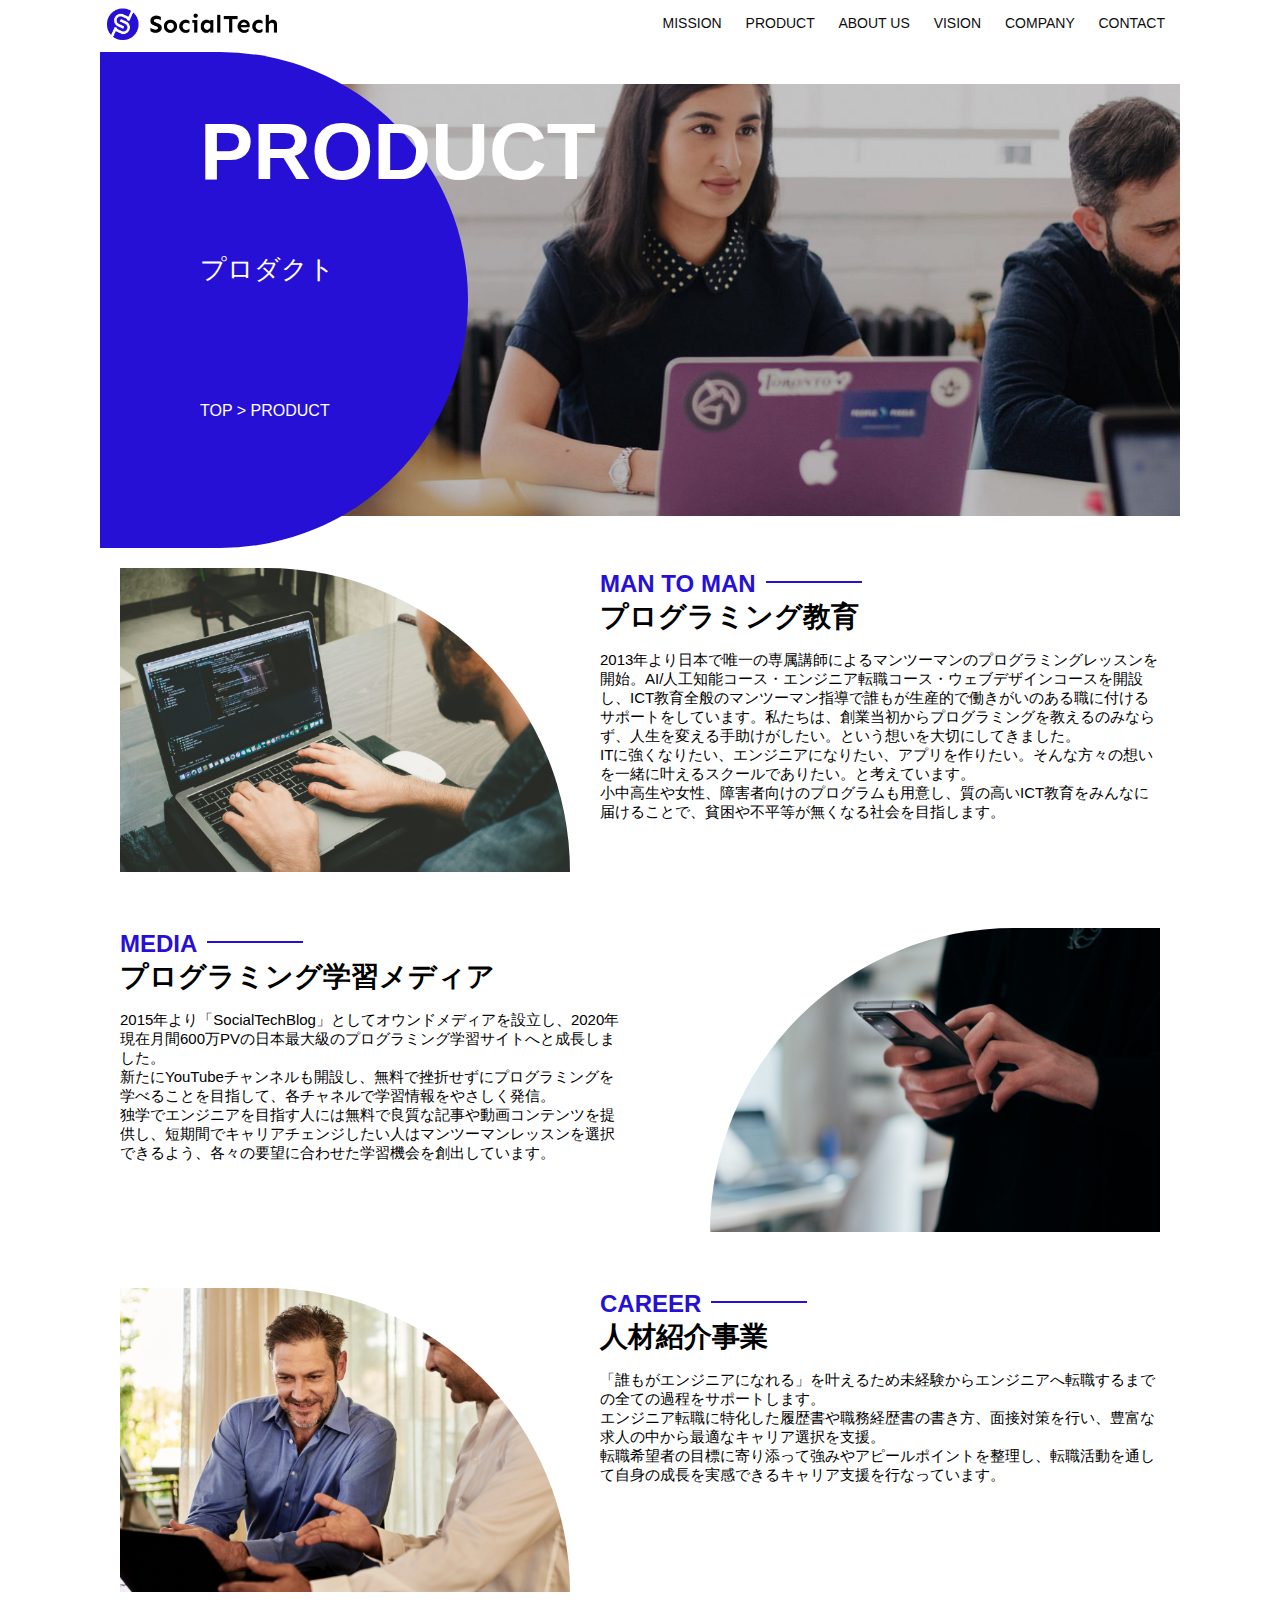
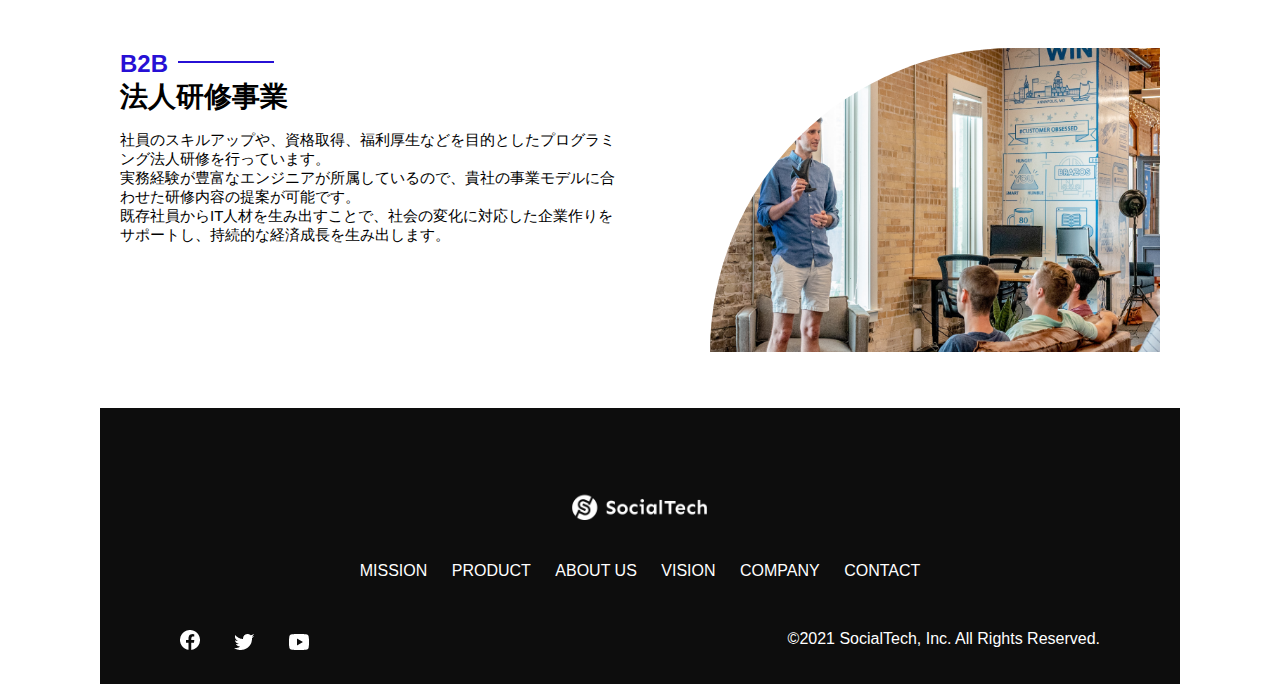
<file: product.html>
<!DOCTYPE html>
<html>

<head>
  <title>SocialTech -PRODUCT プロダクト-</title>
  <meta charset="UTF-8">
  <meta name="description" content="SocialTechの4つのプロダクトを紹介します">
  <meta name="viewport" content="width=device-width, initial-scale=1.0">
  <link rel="stylesheet" href="style.css">
</head>

<body>
  <!-- ヘッダー -->
  <header>
    <!-- ロゴ -->
    <a href="index.html" id="logo"><img src="images/logo.png" alt="トップページに戻る"></a>

    <!-- PC用ナビゲーション -->
    <nav id="nav-pc">
      <a href="mission.html">MISSION</a>
      <a href="product.html">PRODUCT</a>
      <a href="index.html#aboutus">ABOUT US</a>
      <a href="index.html#vision">VISION</a>
      <a href="index.html#company">COMPANY</a>
      <a href="index.html#contact">CONTACT</a>
    </nav>
    <!-- スマホ用メニューボタン -->
    <img id="menu-sp" src="images/button-menu.png" alt="ナビゲーションを開く" onclick="document.getElementById('nav-sp').style.display='block'">
    <!-- スマホ用ナビゲーション -->
    <nav id="nav-sp">
      <img id="close" src="images/button-close.png" alt="ナビゲーションを閉じる" onclick="document.getElementById('nav-sp').style.display='none'">
      <a id="logo-sp" href="index.html" onclick="document.getElementById('nav-sp').style.display='none'"><img src="images/logo-sp.png" alt="トップページに戻る"></a>
      <a class="menu" href="mission.html" onclick="documtn.getElementById('nav-sp').style.display='none'">MISSION</a>
      <a class="menu" href="product.html" onclick="documtn.getElementById('nav-sp').style.display='none'">PRODUCT</a>
      <a class="menu" href="index.html#aboutus" onclick="documtn.getElementById('nav-sp').style.display='none'">ABOUTUS</a>
      <a class="menu" href="index.html#vision" onclick="documtn.getElementById('nav-sp').style.display='none'">VISION</a>
      <a class="menu" href="index.html#company" onclick="documtn.getElementById('nav-sp').style.display='none'">COMPANY</a>
      <a class="menu" href="index.html#contact" onclick="documtn.getElementById('nav-sp').style.display='none'">CONTACT</a>
      <div id="sns">
        <a href="https://www.facebook.com/sejuku2013"><img src="images/button-facebook.png" alt="Facebookのリンク"></a>
        <a href="https://twitter.com/samuraijuku"><img src="images/button-twitter.png" alt="Twitterのリンク"></a>
        <a href="https://www.youtube.com/channel/UCCFOQO5aDK0xXam4cUQXT8g"><img src="images/button-youtube.png" alt="YouTubeのリンク"></a>
      </div>
    </nav>
  </header>
  <main>
    <article>
      <section id="product-main">
        <div id="product-title">
          <h1>PRODUCT</h1>
          <span>プロダクト</span>
          <div>TOP > PRODUCT</div>
        </div>
      </section>
      <section class="product-section1">
        <img src="images/product/product-mantoman.png" alt="PCでコードを書く男性">
        <div>
          <h2 class="product-h2">MAN TO MAN</h2>
          <h3 class="product-h3">プログラミング教育</h3>
          <p>2013年より日本で唯一の専属講師によるマンツーマンのプログラミングレッスンを開始。AI/人工知能コース・エンジニア転職コース・ウェブデザインコースを開設し、ICT教育全般のマンツーマン指導で誰もが生産的で働きがいのある職に付けるサポートをしています。私たちは、創業当初からプログラミングを教えるのみならず、人生を変える手助けがしたい。という想いを大切にしてきました。<br>ITに強くなりたい、エンジニアになりたい、アプリを作りたい。そんな方々の想いを一緒に叶えるスクールでありたい。と考えています。<br>小中高生や女性、障害者向けのプログラムも用意し、質の高いICT教育をみんなに届けることで、貧困や不平等が無くなる社会を目指します。</p>
        </div>
      </section>
      <section class="product-section2">
        <div>
          <h2 class="product-h2">MEDIA</h2>
          <h3 class="product-h3">プログラミング学習メディア</h3>
          <p>2015年より「SocialTechBlog」としてオウンドメディアを設立し、2020年現在月間600万PVの日本最大級のプログラミング学習サイトへと成長しました。<br>新たにYouTubeチャンネルも開設し、無料で挫折せずにプログラミングを学べることを目指して、各チャネルで学習情報をやさしく発信。<br>独学でエンジニアを目指す人には無料で良質な記事や動画コンテンツを提供し、短期間でキャリアチェンジしたい人はマンツーマンレッスンを選択できるよう、各々の要望に合わせた学習機会を創出しています。</p>
        </div>
        <img src="images/product/product-media.png" alt="スマートフォンを操作する人">
      </section>
      <section class="product-section1">
        <img src="images/product/product-career.png" alt="笑顔で話し合う2人の男性">
        <div>
          <h2 class="product-h2">CAREER</h2>
          <h3 class="product-h3">人材紹介事業</h3>
          <p>「誰もがエンジニアになれる」を叶えるため未経験からエンジニアへ転職するまでの全ての過程をサポートします。<br>エンジニア転職に特化した履歴書や職務経歴書の書き方、面接対策を行い、豊富な求人の中から最適なキャリア選択を支援。<br>転職希望者の目標に寄り添って強みやアピールポイントを整理し、転職活動を通して自身の成長を実感できるキャリア支援を行なっています。<br></p>
        </div>
      </section>
      <section class="product-section2">
        <div>
          <h2 class="product-h2">B2B</h2>
          <h3 class="product-h3">法人研修事業</h3>
          <p>社員のスキルアップや、資格取得、福利厚生などを目的としたプログラミング法人研修を行っています。<br>実務経験が豊富なエンジニアが所属しているので、貴社の事業モデルに合わせた研修内容の提案が可能です。<br>既存社員からIT人材を生み出すことで、社会の変化に対応した企業作りをサポートし、持続的な経済成長を生み出します。</p>
        </div>
        <img src="images/product/product-b2b.png" alt="講演中の男性とそれを聴く人々">
      </section>
    </article>
    <footer>
      <div id="footer-logo">
        <img src="images/logo-sp.png" alt="SocialTech">
      </div>
      <div id="footer-link">
        <a href="mission.html">MISSION</a>
        <a href="product.html">PRODUCT</a>
        <a href="index.html#aboutus">ABOUT US</a>
        <a href="index.html#vision">VISION</a>
        <a href="index.html#company">COMPANY</a>
        <a href="index.html#contact">CONTACT</a>
      </div>
      <div id="sns-footer">
        <a href="https://www.facebook.com/sejuku2013"><img src="images/button-facebook.png" alt="Facebookのリンク"></a>
        <a href="https://twitter.com/samuraijuku"><img src="images/button-twitter.png" alt="Twitterのリンク"></a>
        <a href="https://www.youtube.com/channel/UCCFOQO5aDK0xXam4cUQXT8g"><img src="images/button-youtube.png" alt="YouTubeのリンク"></a>
        <span id="copyright">&copy;2021 SocialTech, Inc. All Rights Reserved. </span>
      </div>
    </footer>
  </main>
</body>

</html>
</file>
<file: style.css>
/* PC、スマホ共通スタイル */
body {
  font-family: "Source Sans Pro", "Hiragino Kaku Gothic ProN", Meiryo, Arial, sans-serif;
}

p {
  font-size: 15px;
}

/*================
 PC用のスタイル 
=================*/
@media screen and (min-width:768px) {

  /* 横幅設定 */
  body {
    max-width: 1080px;
    min-width: 960px;
    margin: 0 auto 0 auto;
  }

  /* ヘッダー */
  header {
    display: flex;
    justify-content: space-between;
  }

  /* ナビゲーションのレイアウト */
  #nav-pc {
    font-size: 14px;
    padding: 15px;
  }

  /* ナビゲーションのリンクの装飾設定 */
  #nav-pc>a {
    text-decoration: none;
    margin-left: 20px;
  }

  #nav-pc>a:link {
    color: #0d0d0d;
  }

  #nav-pc>a:visited {
    color: #0d0d0d;
  }

  #nav-pc>a:hover {
    color: #0d0d0d;
    text-decoration: underline;
  }

  #nav-pc>a:active {
    color: #0d0d0d;
  }

  /* スマホ用ナビを非表示 */
  #nav-sp,#menu-sp{
    display: none;
  }

  /* メインビジュアル */
  #main-visual {
    position: relative;
    height: 400px;
  }

  #main-message {
    position: absolute;
    top: 0;
    left: 0;
    background-color: #2710d5;
    color: #ffffff;
    border-radius: 0 0 476px 0;
    max-width: 620px;
    height: 100%;
    width: 100%;
    z-index: 11;
  }

  #main-message>h1 {
    font-size: 60px;
    font-weight: bold;
    margin: 100px 0 0 50px;
  }

  #main-message>p {
    font-size: 28px;
    margin: 0 0 0 50px;
  }

  #main-visual>img {
    max-width: 620px;
    border-radius: 476px 0 0 0;
    position: absolute;
    top: 0;
    right: 0;
    z-index: 10;
  }

  /* 見出し */
  h2 {
    margin: 40px 0 0 0;
  }

  h2::after {
    content: url("images/line.png");
    margin-left: 10px;
  }

  h3 {
    font-size: 27px;
  }

  /* ミッション */
  #mission {
    margin: 80px auto 80px auto;
    width: 100%;
  }

  #mission-flex {
    width: 100%;
    display: flex;
  }

  #mission-flex>div {
    width: 50%;
    margin: 20px;
  }

  #mission-photo {
    width: 100%;
  }

  #s2dgs {
    margin-top: 50px;
    width: 100%;
  }

  /* プロダクト */
  #product {
    background-color: #fafafa;
    margin: 80px 0 80px 0;
    padding: 10px 40px 0px 40px;
  }

  /* 外枠 */
  #product>div {
    margin-top: 40px;
    display: flex;
  }

  /* 左のカラム */
  #product-left {
    width: 50%;
    margin-right: 20px;
  }

  /* 右のカラム */
  #product-right {
    width: 50%;
    margin-left: 20px;
    margin-top: 80px;
  }

  /* 画像＋説明の枠 */
  #product-left>div {
    position: relative;
    height: 480px;
    margin-right: 20px;
  }

  #product-right>div {
    position: relative;
    height: 480px;
    margin-left: 20px;
  }

  /* 画像 */
  .product-photo {
    width: 100%;
  }

  /* 説明文の枠 */
  .product-explain {
    background-color: #ffffff;
    position: absolute;
    left: 0;
    top: 280px;
    margin: 0 40px 0 40px;
    padding: 20px;
    box-shadow: 5px 5px 10px rgba(0, 0, 0, 0.05);
  }

  /* 説明文の英語 */
  .product-explain>span {
    color: #2710d5;
    font-weight: bold;
    font-size: 16px;
    margin: 0;
  }

  /* 説明文の見出し */
  .product-explain>h3 {
    font-size: 20px;
    margin: 5px 0 5px 0;
  }

  /* 説明文 */
  .product-explain>p {
    font-size: 14px;
    margin: 0;
  }

  /* 「もっとみる」ボタン */
  #product-more {
    margin: 0 auto -42px auto;
  }

  /* ABOUT US */
  #aboutus {
    margin: 80px auto 80px auto;
  }

  /* 3つの組織文化と画像を入れる枠 */
  #aboutus>div {
    display: flex;
  }

  /* 画像 */
  .culture-img {
    width: 100%;
    align-self: flex-start;
  }

  .culture-img2 {
    margin-top: 50px;
    width: 100%;
  }

  /* 3つの組織文化の表 */
  .culture-table {
    margin-right: 50px;
  }

  /* 番号 */
  .culture-num {
    font-size: 80px;
    color: #2710d5;
    margin: 0 20px 0 0;
  }

  /* 組織文化英語 */
  .culture-en {
    color: #2710d5;
    font-weight: bold;
    font-size: 24px;
    display: block;
  }

  /* 組織文化日本語 */
  .culture-jp {
    font-size: 28px;
    font-weight: bold;
  }

  /* 説明文 */
  .culture-description {
    margin: 0;
  }

  /* ビジョン */
  #vision {
    margin: 80px auto 80px auto;
  }

  /* セクション内の外枠 */
  #vision>div {
    width: 100%;
    display: flex;
    justify-content: space-between;
    flex-wrap: wrap;
  }

  /* 7つの行動指針の枠 */
  .vision-box {
    width: 300px;
    height: 300px;
    margin-bottom: 30px;
    position: relative;
  }

  .vision-box>img {
    width: 100%;
    height: auto;
    position: absolute;
    top: 0;
    left: 0;
    z-index: 30;
  }

  .vision-box>span {
    position: absolute;
    top: 0;
    left: 0;
    z-index: 31;
    margin-right: 20px;
  }

  .vision-box>span>h4 {
    color: #2710d5;
    font-size: 19px;
    margin: 80px 0 0 0;
  }

  .vision-box>span>h4::first-letter {
    font-size: 40px;
  }

  .vision-box>span>h5 {
    font-size: 20px;
    margin: 0 0 0 0;
  }

  .vision-box>span>p {
    margin: 10px 0 0 0;
  }

  /* 会社概要 */
  #company {
    margin: 80px auto 80px auto;
  }

  #company-table {
    width: 100%;
  }

  .tableheader {
    text-align: left;
    padding: 20px;
    border-bottom-color: #2710d5;
    border-bottom-width: 1px;
    border-bottom-style: solid;
    width: 100px;
  }

  .tableheader-first {
    text-align: left;
    padding: 20px;
    border-bottom-color: #2710d5;
    border-bottom-width: 1px;
    border-bottom-style: solid;
    border-top-color: #2710d5;
    border-top-width: 1px;
    border-top-style: solid;
    width: 100px;
  }

  .cell {
    padding: 30px;
    border-bottom-color: #ececec;
    border-bottom-width: 1px;
    border-bottom-style: solid;
  }

  .cell-first {
    padding: 30px;
    border-bottom-color: #ececec;
    border-bottom-width: 1px;
    border-bottom-style: solid;
    border-top-color: #ececec;
    border-top-width: 1px;
    border-top-style: solid;
  }

  #company>iframe {
    width: 100%;
    height: 368px;
    margin-top: 40px;
  }

  /* お問い合わせ */
  #contact {
    margin: 80px auto 80px auto;
  }

  /* 外枠 */
  #contact>form>div {
    display: flex;
    flex-direction: row;
    flex-wrap: wrap;
    padding-bottom: 30px;
  }

  /* 左列の見出し */
  .contact-heading {
    width: 240px;
    align-self: center;
  }

  /* 見出しのラベル */
  .contact-label {
    font-weight: bold;
  }

  /* 必須 */
  .contact-span {
    color: #ce2222;
    margin: 0 0 0 20px;
    font-weight: bold;
  }

  /* テキストボックス */
  .contact-textbox {
    border-top: 0;
    border-left: 0;
    border-right: 0;
    border-bottom-width: 1px;
    border-bottom-color: #707070;
    border-bottom-style: solid;
    background-color: #fafafa;
    width: 400px;
    height: 56px;
  }

  /* お問い合わせ内容のテキストエリア */
  .contact-textarea {
    border-top: 0;
    border-left: 0;
    border-right: 0;
    border-bottom-width: 1px;
    border-bottom-color: #707070;
    border-bottom-style: solid;
    background-color: #fafafa;
    width: 400px;
    height: 200px;
  }

  /* 個人情報の取り扱い */
  details {
    width: 700px;
  }

  details>div {
    background-color: #fafafa;
    padding: 20px;
  }

  details>div>span {
    font-weight: bold;
  }

  /* フッター */
  footer {
    background-color: #0d0d0d;
    text-align: center;
    padding: 80px 80px 30px 80px;
  }

  #footer-logo {
    margin-bottom: 30px;
  }

  #footer-link {
    margin-bottom: 50px;
  }

  #footer-link>a {
    text-decoration: none;
    margin: 10px;
  }

  #footer-link>a:link {
    color: #ffffff;
  }

  #footer-link>a:visited {
    color: #ffffff;
  }

  #footer-link>a:hover {
    color: #ffffff;
    text-decoration: underline;
  }

  #footer-link>a:active {
    color: #ffffff;
  }

  #sns-footer {
    text-align: left;
    width: 100%;
  }

  #sns-footer>a {
    margin-right: 30px;
  }

  #copyright {
    color: #ffffff;
    float: right
  }

  /* mission.html用スタイル */
  /* ミッションのメインビジュアル */
  #mission-main{
    height: 496px;
    width: 100%;
    background-image: url("images/mission/mission-main.png");
    background-repeat: no-repeat;
    background-position: center;
  }

  #mission-title{
    background-color: #2710d5;
    width: 368px;
    color: #ffffff;
    height: 496px;
    border-radius: 0 248px 248px 0;
    position: relative;
  }

  #mission-title>h1{
    position: absolute;
    top: 0;
    left: 100px;
    font-size: 80px;
  }

  #mission-title>span{
    position: absolute;
    top: 200px;
    left: 100px;
    font-size: 26px;
  }

  #mission-title>div{
    position: absolute;
    top: 350px;
    left: 100px;
    font-size: 16px;
  }

  #mission-s2dgs{
    width: 100%;
    margin: 20px;
  }

  .mission-h2{
    color: #2710d5;
    font-size: 40px;
  }

  .mission-h2::after{
    content: none;
  }

  #mission-5goals{
    margin: 20px;
    display: flex;
  }

  #mission-5goals>div{
    flex-grow: 1;
    padding: 20px;
  }

  #mission-5goals>div>div{
    margin-bottom: 40px;
  }

  .fivegoals-image-right{
    float: right;
    margin: 20px;
  }

  .fivegoals-image-left{
    float: left;
    margin: 20px;
  }

  .fivegoals-number{
    color: #2710d5;
    font-size: 48px;
    margin: 0;
  }

  .fivegoals-h3{
    font-size: 28px;
    margin: 0;
  }

  .fivegoals-p{
    margin: 0;
  }

  /* プロダクトページ */
  #product-main{
    height: 496px;
    width: 100%;
    background-image: url("images/product/product-main.png");
    background-repeat: no-repeat;
    background-position-y: center;
  }

  #product-title{
    background-color: #2710d5;
    width: 368px;
    color: #ffffff;
    height: 496px;
    border-radius: 0 248px 248px 0;
    position: relative;
  }

  #product-title>h1{
    position: absolute;
    top: 0;
    left: 100px;
    font-size: 80px;
  }

  #product-title>span{
    position: absolute;
    top: 200px;
    left: 100px;
    font-size: 26px;
  }

  #product-title>div{
    position: absolute;
    top: 350px;
    left: 100px;
    font-size: 16px;
  }

  /* セクション1 */
  .product-section1{
    position: relative;
    margin: 20px;
    height: 340px;
  }

  .product-section1>img{
    position: absolute;
    top: 0;
    left: 0;
    width: 450px;
    margin: 0 40px 30px 0;
    border-radius: 0 432px 0 0;
  }

  .product-section1>div{
    position: absolute;
    top: 0;
    left: 480px;
  }

  /* セクション2 */
  .product-section2{
    position: relative;
    margin: 20px;
    height: 340px;
  }

  .product-section2>img{
    position: absolute;
    top: 0;
    right: 0;
    width: 450px;
    margin: 0 0 30px 40px;
    border-radius: 432px 0 0 0;
  }

  .product-section2>div{
    width: 500px;
    position: absolute;
    top: 0;
    left: 0;
  }

  .product-h2{
    color: #2710d5;
    font-size: 24px;
    margin: 0;
  }

  .product-h3{
    font-size: 28px;
    margin: 0;
  }
}

/*====================
  スマートフォン用のスタイル
  =====================*/
@media screen and (max-width: 767px) {
  body{
    min-width: 375px;
    margin: 0;
  }

  /* PC用ナビゲーション非表示 */
  #nav-pc{
    display: none;
  }

  /* ハンバーガーメニュー */
  #menu-sp{
    float: right;
    padding: 0;
  }

  /* スマホ用ナビゲーションの表示切替 */
  /* 初期状態、レイアウトと表示設定 */
  #nav-sp{
    background-color: #2710d5;
    position: absolute;
    left: 0;
    top: 0;
    height: 100%;
    width: 100%;
    display: none;
    z-index: 100;
  }

  /* xボタン */
  #close{
    position: absolute;
    top: 20px;
    right: 20px;
  }

  /* ナビゲーションメニュー用ロゴ */
  #logo-sp{
    margin: 80px 0 30px 20px;
  }

  /* ナビゲーションのリンクの装飾設定 */
  #nav-sp>a{
    display: block;
  }
  #nav-sp>a:link{
    color: #ffffff;
  }
  #nav-sp>a:visited{
    color: #ffffff;
  }
  #nav-sp>a:hover{
    color: #ffffff;
    text-decoration: underline;
  }
  #nav-sp>a:active{
    color: #ffffff;
  }
  #nav-sp>.menu{
    text-decoration: none;
    display: block;
    margin: 0 20px 0 20px;
    height: 44px;
    font-size: 16px;
    background-image: url("images/arrow.png");
    background-repeat: no-repeat;
    background-position: right top;
  }
  #sns{
    position: absolute;
    bottom: 20px;
    left: 20px;
  }
  #sns>a{
    margin-right: 30px;
  }

  /* メインビジュアル */
  #main-visual{
    position: relative;
    height: 470px;
    width: 100%;
    overflow: hidden;
  }
  #main-visual>div{
    position: absolute;
    top: 0;
    left: 0;
    background-color: #2710d5;
    color: white;
    border-radius: 0 0 476px 0;
    text-align: center;
    height: 280px;
    width: 100%;
    z-index: 11;
  }
  #main-visual>div>h1{
    font-size: 28px;
    margin: 90px 0 0 0;
  }
  
  #main-visual>div>p{
    margin: 0;
  }

  #main-visual>img{
    width: 100%;
    border-radius: 476px 0 0 0;
    z-index: 10;
    position: absolute;
    bottom: 0;
    right: 0;
  }

  /* 見出し */
  h2::after{
    content: url("images/line.png");
    margin-left: 10px;
  }
  h3{
    font-size: 24px;
    margin: 10px 0 0 0;
  }

  /* ミッション */
  #mission{
    margin: 20px;
  }

  #mission-photo{
    width: 100%;
  }

  #s2dgs{
    width: 100%;
  }

  /* プロダクト */
  #product{
    background-color: #fafafa;
    padding-top: 10px;
  }

  #product h2{
    margin-left: 20px;
  }

  /* 外枠 */
  /* 左右のカラム　スマホでは縦並び */
  #product-left,#product-right{
    margin-right: 20px;
    margin-left: 20px;
  }

  /* 画像＋説明の枠 */
  #product-left>div,#product-right>div{
    position: relative;
    height: 540px;
  }

  /* 説明文の枠 */
  .product-explain{
    background-color: #ffffff;
    position: absolute;
    left: 0;
    bottom: 50px;
    padding: 20px;
    box-shadow: 5px 5px 10px rgba(0, 0, 0, 0.05);
  }

  .product-explain>span{
    color: #2710d5;
    font-weight: bold;
    font-size: 16px;
    margin: 0px;
  }

  .product-explain>h3{
    margin: 10px 0 10px 0;
  }

  /* 画像 */
  .product-photo{
    width: 100%;
  }

  #product-more>img{
    margin: 0 0 -42px 20px;
  }

  /* ABOUT US */
  #aboutus{
    margin: 80px 20px 80px 20px;
  }

  #aboutus>div{
    display: flex;
    flex-direction: column;
  }

  .culture-table{
    width: 100%;
    padding-right: 20px;
    order: 2;
  }

  .culture-img{
    width: 100%;
    order: 1;
  }

  .culture-img2{
    width: 100%;
  }

  .culture-num{
    font-size: 80px;
    color: #2710d5;
  }

  .culture-en{
    color: #2710d5;
    font-weight: bold;
    font-size: 24px;
    display: block;
  }

  .culture-jp{
    display: block;
  }

  .culture-description{
    margin: 0;
  }

  /* ビジョン */
  #vision{
    margin: 80px 20px 80px 20px;
  }

  .vision-box{
    width: 300px;
    height: 300px;
    margin-bottom: 30px;
    position: relative;
  }

  .vision-box>img{
    width: 100%;
    height: auto;
    position: absolute;
    top: 0;
    left: 0;
    z-index: 30;
  }

  .vision-box>span{
    position: absolute;
    top: 0;
    left: 0;
    z-index: 31;
    margin-right: 20px;
  }

  .vision-box>span>h4{
    color: #2710d5;
    font-size: 19px;
    margin: 60px 0 0 0;
  }

  .vision-box>span>h5{
    font-size: 20px;
    margin: 0 0 0 0;
  }

  .vision-box>span>p{
    margin: 10px 0 0 0;
  }

  /* 会社概要 */
  #company{
    margin: 0 20px 0 20px;
  }

  #company>h3{
    margin-bottom: 20px;
  }

  #company>table{
    width: 100%;
  }

  .tableheader-first{
    text-align: left;
    padding: 20px;
    border-bottom-color: #2710d5;
    border-bottom-width: 1px;
    border-bottom-style: solid;
    border-top-color: #2710d5;
    border-top-width: 1px;
    border-top-style: solid;
    width: 50px;
  }

  .tableheader{
    text-align: left;
    padding: 20px;
    border-bottom-color: #2710d5;
    border-bottom-width: 1px;
    border-bottom-style: solid;
    width: 50px;
  }

  .cell{
    padding: 20px;
    border-bottom-color: #ececec;
    border-bottom-width: 1px;
    border-bottom-style: solid;
  }

  .cell-first{
    padding: 20px;
    border-bottom-color: #ececec;
    border-bottom-width: 1px;
    border-bottom-style: solid;
    border-top-color: #ececec;
    border-top-width: 1px;
    border-top-style: solid;
  }

  #company>iframe{
    width: 100%;
    height: 240px;
    margin: 40px 0 0 0;
  }

  /* お問い合わせ */
  #contact{
    margin: 80px 20px 80px 20px;
  }

  #contact>h3{
    margin-bottom: 20px;
  }

  #contact>form>div{
    margin-bottom: 20px;
  }

  .contact-heading{
    margin-bottom: 20px;
  }

  /* ラベル */
  .contact-label{
    font-weight: bold;
  }

  /* 必須 */
  .contact-span{
    color: #ce2222;
    margin: 0 0 0 20px;
    font-weight: bold;
  }

  .contact-textbox{
    height: 56px;
    border-top: 0;
    border-left: 0;
    border-right: 0;
    background-color: #fafafa;
    border-bottom-color: #707070;
    border-bottom-width: 1px;
    border-style: solid;
    min-width: 300px;
    width: 100%;
  }

  .contact-textarea{
    height: 150px;
    border-top: 0;
    border-left: 0;
    border-right: 0;
    background-color: #fafafa;
    width: 100%;
  }

  .radiobutton{
    margin-bottom: 20px;
  }

  .radiobutton+label::after{
    content: "\A";
    white-space: pre;
  }

  /* フッター */
  footer{
    background-color: #0d0d0d;
    padding: 30px 20px 50px 20px;
  }

  #footer-logo{
    margin-bottom: 30px;
  }

  #footer-link{
    margin-bottom: 50px;
  }

  #footer-link>a{
    text-decoration: none;
    margin: 0 20px 30px 0;
    display: block;
    background-image: url("images/arrow.png");
    background-repeat: no-repeat;
    background-position: right top;
  }

  #footer-link>a:link{
    color: #ffffff;
  }

  #footer-link>a:visited{
    color: #ffffff;
  }
  
  #footer-link>a:hover{
    color: #ffffff;
    text-decoration: underline;
  }

  #footer-link>a:active{
    color: #ffffff;
  }

  #sns-footer>a{
    margin-right: 30px;
  }

  #copyright{
    font-size: 12px;
    display: block;
    margin-top: 30px;
    color: #ffffff;
  }

  /* mission.html用スタイル */
  /* ミッションのメインビジュアル */
  #mission-main{
    height: 256px;
    width: 100%;
    background-image: url("images/mission/mission-main.png");
    background-repeat: no-repeat;
    background-position-y: center;
    background-size: auto 208px;
  }

  #mission-title{
    background-color: #2710d5;
    width: 136px;
    color: #ffffff;
    height: 256px;
    border-radius: 0 248px 248px 0;
    position: relative;
  }

  #mission-title>h1{
    position: absolute;
    top: 0;
    left: 20px;
    font-size: 40px;
  }

  #mission-title>span{
    position: absolute;
    top: 110px;
    left: 20px;
    font-size: 18px;
  }

  #mission-title>div{
    position: absolute;
    top: 180px;
    left: 20px;
    font-size: 13px;
  }

  /* ミッションページ　S2DGSの設定 */
  #mission-s2dgs{
    margin: 20px;
  }

  .mission-h2{
    color: #2710d5;
    font-size: 38px;
    margin: 0px;
  }

  .mission-h2::after{
    content: none;
  }

  #mission-s2dgs>img{
    width: 100%;
  }

  /* ミッションページ　5Goalsの設定 */
  #mission-5goals{
    margin: 20px;
  }

  #mission-5goals>div>div{
    margin-bottom: 40px;
  }

  #s2dgs-image{
    width: 100%;
  }

  .fivegoals-image-right{
    margin: 20px auto 20px auto;
    display: block;
  }

  .fivegoals-image-left{
    margin: 20px auto 20px auto;
    display: block;
  }

  .fivegoals-number{
    color: #2710d5;
    font-size: 48px;
    margin: 0;
  }

  .fivegoals-h3{
    font-size: 28px;
    margin: 0;
  }

  .fivegoals-p{
    margin: 0;
  }

  /* プロダクトページ */
  #product-main{
    height: 256px;
    width: 100%;
    background-image: url("images/product/product-main.png");
    background-repeat: no-repeat;
    background-position-y: center;
    background-size: auto 208px;
  }

  #product-title{
    background-color: #2710d5;
    width: 136px;
    color: #ffffff;
    height: 256px;
    border-radius: 0 248px 248px 0;
    position: relative;
  }

  #product-title>h1{
    position: absolute;
    top: 0;
    left: 20px;
    font-size: 40px;
  }

  #product-title>span{
    position: absolute;
    top: 110px;
    left: 20px;
    font-size: 18px;
  }

  #product-title>div{
    position: absolute;
    top: 180px;
    left: 20px;
    font-size: 13px;
  }

  .product-section1{
    margin: 20px;
  }

  .product-section1>img{
    width: 100%;
    border-radius: 0 300px 0 0;
  }

  .product-section2{
    margin: 20px;
    display: flex;
    flex-direction: column;
  }

  .product-section2>img{
    order: 1;
    width: 100%;
    border-radius: 300px 0 0 0;
  }

  .product-section2>div{
    order: 2;
  }

  .product-h2{
    color: #2710d5;
    font-size: 24px;
    margin: 0;
  }

  .product-h3{
    font-size: 28px;
    margin: 0;
  }
}
</file>
<file: kadai_012/style.css>
/* PC、スマホ共通スタイル */
body {
  font-family: "Source Sans Pro", "Hiragino Kaku Gothic ProN", Meiryo, Arial,
    sans-serif;
}

p {
  font-size: 15px;
}

/*================
PC用のスタイル 
=================*/
/* 横幅設定 */
body {
  max-width: 1080px;
  min-width: 960px;
  margin: 0 auto 0 auto;
}

/* ヘッダー */
header {
  display: flex;
  justify-content: space-between;
}

/* ナビゲーションのレイアウト */
#nav-pc {
  text-align: right;
  font-size: 14px;
  padding-top: 15px;
}

/* ナビゲーションのリンクの装飾設定 */
#nav-pc>a {
  text-decoration: none;
  margin-left: 20px;
}

#nav-pc>a:link {
  color: #0d0d0d;
}

#nav-pc>a:visited {
  color: #0d0d0d;
}

#nav-pc>a:hover {
  color: #0d0d0d;
  text-decoration: underline;
}

#nav-pc>a:active {
  color: #0d0d0d;
}

/* メインビジュアル*/
#main-visual {
  position: relative;
  height: 400px;
}

#main-message {
  position: absolute;
  top: 0;
  left: 0;
  background-color: #2710d5;
  color: #ffffff;
  border-radius: 0 0 476px 0;
  max-width: 620px;
  height: 100%;
  width: 100%;
  z-index: 11;
}

#main-message>h1 {
  font-size: 60px;
  font-weight: bold;
  margin: 100px 0 0 50px;
}

#main-message>p {
  font-size: 28px;
  margin: 0 0 0 50px;
}

#main-visual>img {
  max-width: 620px;
  border-radius: 476px 0 0 0;
  position: absolute;
  top: 0;
  right: 0;
  z-index: 10;
}

/* 見出し */
h2 {
  margin: 40px 0 0 0;
}

h2::after {
  content: url("images/line.png");
  margin-left: 10px;
}

h3 {
  font-size: 27px;
}

/* ミッション */
#mission {
  margin: 80px auto 80px auto;
  width: 100%;
}

#mission-flex {
  width: 100%;
  display: flex;
}

#mission-flex>div {
  width: 50%;
  margin: 20px;
}

#mission-photo {
  width: 100%;
}

#s2dgs {
  margin-top: 50px;
}

/* プロダクト */
#product {
  background-color: #fafafa;
  width: 100%;
  margin: 80px 0 80px 0;
  padding: 10px 40px 0px 40px;
}

/* 外枠 */
#product>div {
  margin-top: 40px;
  display: flex;
}

/* 左のカラム */
#product-left {
  width: 50%;
  margin-right: 20px;
}

/* 右のカラム */
#product-right {
  width: 50%;
  margin-left: 20px;
  margin-top: 80px;
}

/* 画像＋説明の枠 */
#product-left>div {
  position: relative;
  height: 480px;
  margin-right: 20px;
}

#product-right>div {
  position: relative;
  height: 480px;
  margin-left: 20px;
}

/* 画像 */
.product-photo {
  width: 100%;
}

/* 説明文の枠 */
.product-explain {
  background-color: #ffffff;
  position: absolute;
  left: 0;
  top: 280px;
  margin: 0 40px 0 40px;
  padding: 20px;
  box-shadow: 5px 5px 10px rgba(0, 0, 0, 0.05);
}

/* 説明文の英語 */
.product-explain>span {
  color: #2710d5;
  font-weight: bold;
  font-size: 16px;
  margin: 0;
}

/* 説明文の見出し */
.product-explain>h3 {
  margin: 5px 0 5px 0;
}

/* 説明文 */
.product-explain>p {
  margin: 0;
}

/* 「もっとみる」ボタン */
#product-more {
  margin: 0 auto -42px auto;
}

/* ABOUT US */
#aboutus {
  margin: 80px auto 80px auto;
}

/* 3つの組織文化と画像を入れる枠 */
#aboutus>div {
  display: flex;
}

/* 画像 */
.culture-img {
  width: 100%;
  align-self: flex-start;
}

.culture-img2 {
  margin-top: 50px;
  width: 100%;
}

/* 3つの組織文化の表 */
.culture-table {
  max-width: 500px;
  margin-right: 50px;
}

/* 番号 */
.culture-num {
  font-size: 80px;
  color: #2710d5;
  margin: 0 20px 0 0;
}

/* 組織文化英語 */
.culture-en {
  color: #2710d5;
  font-weight: bold;
  font-size: 24px;
  display: block;
}

/* 組織文化日本語 */
.culture-jp {
  font-size: 28px;
  font-weight: bold;
}

/* 説明文 */
.culture-description {
  margin: 0;
}

/* ビジョン */
#vision {
  margin: 80px auto 80px auto;
}

/* セクション内の外枠 */
#vision>div {
  width: 100%;
  display: flex;
  justify-content: space-between;
  flex-wrap: wrap;
}

/* 7つの行動指針の枠 */
.vision-box {
  width: 300px;
  height: 300px;
  margin-bottom: 30px;
  position: relative;
}

.vision-box>img {
  width: 100%;
  height: auto;
  position: absolute;
  top: 0;
  left: 0;
  z-index: 30;
}

.vision-box>span {
  position: absolute;
  top: 0;
  left: 0;
  z-index: 31;
  margin-right: 20px;
}

.vision-box>span>h4 {
  color: #2710d5;
  font-size: 19px;
  margin: 80px 0 0 0;
}

.vision-box>span>h4::first-letter {
  font-size: 40px;
}

.vision-box>span>h5 {
  font-size: 20px;
  margin: 0 0 0 0;
}

.vision-box>span>p {
  margin: 10px 0 0 0;
}

/* 会社概要 */
#company {
  margin: 80px auto 80px auto;
}

#company-table {
  width: 100%;
}

.tableheader {
  text-align: left;
  padding: 20px;
  border-bottom-color: #2710d5;
  border-bottom-width: 1px;
  border-bottom-style: solid;
  width: 100px;
}

.tableheader-first {
  text-align: left;
  padding: 20px;
  border-bottom-color: #2710d5;
  border-bottom-width: 1px;
  border-bottom-style: solid;
  border-top-color: #2710d5;
  border-top-width: 1px;
  border-top-style: solid;
  width: 100px;
}

.cell {
  padding: 30px;
  border-bottom-color: #ececec;
  border-bottom-width: 1px;
  border-bottom-style: solid;
}

.cell-first {
  padding: 30px;
  border-bottom-color: #ececec;
  border-bottom-width: 1px;
  border-bottom-style: solid;
  border-top-color: #ececec;
  border-top-width: 1px;
  border-top-style: solid;
}

#company>iframe {
  width: 100%;
  height: 368px;
  margin-top: 40px;
}

/* お問い合わせ */
#contact {
  margin: 80px auto 80px auto;
}

/* 外枠 */
#contact>form>div {
  display: flex;
  flex-direction: row;
  flex-wrap: wrap;
  padding-bottom: 30px;
}

/* 左列の見出し */
.contact-heading {
  width: 240px;
  align-self: center;
}

/* 見出しのラベル */
.contact-label {
  font-weight: bold;
}

/* 必須 */
.contact-span {
  color: #ce2222;
  margin: 0 0 0 20px;
  font-weight: bold;
}

/* テキストボックス */
.contact-textbox {
  border-top: 0;
  border-left: 0;
  border-right: 0;
  border-bottom-width: 1px;
  border-bottom-color: #707070;
  border-bottom-style: solid;
  background-color: #fafafa;
  width: 400px;
  height: 56px;
}

/* お問い合わせ内容のテキストエリア */
.contact-textarea {
  border-top: 0;
  border-left: 0;
  border-right: 0;
  border-bottom-width: 1px;
  border-bottom-color: #707070;
  border-bottom-style: solid;
  background-color: #fafafa;
  width: 400px;
  height: 200px;
}

/* 個人情報の取り扱い */
details {
  width: 700px;
}

details>div {
  background-color: #fafafa;
  padding: 20px;
}

details>div>span {
  font-weight: bold;
}

/* フッター */
footer {
  background-color: #0d0d0d;
  text-align: center;
  padding: 80px 80px 30px 80px;
}

#footer-logo {
  margin-bottom: 30px;
}

#footer-link {
  margin-bottom: 50px;
}
#footer-link > a {
  text-decoration: none;
  margin: 10px;
}
#footer-link > a:link {
  color: #ffffff;
}
#footer-link > a:visited {
  color: #ffffff;
}
#footer-link > a:hover {
  color: #ffffff;
  text-decoration: underline;
}
#footer-link > a:active {
  color: #ffffff;
}

#sns-footer {
  text-align: left;
  width: 100%;
}

#sns-footer > a {
  margin-right: 30px;
}

#copyright {
  color: #ffffff;
  float: right;
}

/* CASES */
#cases{
  margin: 40px 0 40px 0;
  width: 100%;
}

#cases>ul{
  display: flex;
  list-style: none;
  justify-content: center;
}

#cases>ul>li{
  width: 33%;
  margin: 20px;
}

.case-card{
  background-color: #ffffff;
  min-height: 400px;
  box-shadow: 5px 5px 15px rgba(0, 0, 0, 0.2);
}

.case-img{
  width: 100%;
}

.case-info{
  padding: 10px 20px;
}

.case-name{
  color: 2710d5;
  font-size: 19px;
}

.case-content{
  font-size: 14px;
}
</file>
<file: kadai_013/style.css>
/* PC、スマホ共通スタイル */
body {
  font-family: "Source Sans Pro", "Hiragino Kaku Gothic ProN", Meiryo, Arial,
    sans-serif;
}

p {
  font-size: 15px;
}

#main-visual>img {
  width: 100%;
}

/*================
PC用のスタイル 
=================*/
@media screen and (min-width: 768px) {
  /* 横幅設定 */
  body {
    max-width: 1080px;
    min-width: 960px;
    margin: 0 auto 0 auto;
  }

  /* ヘッダー */
  header {
    display: flex;
    justify-content: space-between;
  }

  /* ナビゲーションのレイアウト */
  #nav-pc {
    text-align: right;
    font-size: 14px;
    padding-top: 15px;
  }

  /* ナビゲーションのリンクの装飾設定 */
  #nav-pc>a {
    text-decoration: none;
    margin-left: 20px;
  }

  #nav-pc>a:link {
    color: #0d0d0d;
  }

  #nav-pc>a:visited {
    color: #0d0d0d;
  }

  #nav-pc>a:hover {
    color: #0d0d0d;
    text-decoration: underline;
  }

  #nav-pc>a:active {
    color: #0d0d0d;
  }

  #menu-sp{
    display: none;
  }

  #nav-sp{
    display: none;
  }
}

/*================
スマホ用のスタイル 
=================*/
@media screen and (max-width:767px) {
  body{
    min-width: 375px;
    margin: 0;
  }

  /* PCのナビゲーションを非表示に */
  #nav-pc{
    display: none;
  }

  /* ハンバーガーメニュー */
  #menu-sp{
    float: right;
    padding: 0;
  }

  /* スマホ用ナビゲーション */
  #nav-sp{
    background-color: #ce933e;
    position: absolute;
    left: 0;
    top: 0;
    height: 100%;
    width: 100%;
    display: none;
    z-index: 100;
  }

  /* xボタン */
  #close{
    position: absolute;
    top: 20px;
    right: 20px;
  }

  /* ナビゲーションメニュー用ロゴ */
  #logo-sp{
    margin: 80px 0px 30px 20px;
  }

  #nav-sp>a{
    display: block;
  }

  #nav-sp>a:link{
    color: #ffffff;
  }

  #nav-sp>a:visited{
    color: #ffffff;
  }

  #nav-sp>a:hover{
    color: #ffffff;
    text-decoration: underline;
  }

  #nav-sp>a:active{
    color: #ffffff;
  }

  #nav-sp>.menu{
    text-decoration: none;
    display: block;
    margin: 0 20px 0 20px;
    height: 44px;
    font-size: 16px;
    background-image: url("images/arrow.png");
    background-repeat: no-repeat;
    background-position: right top;
  }
}
</file>
